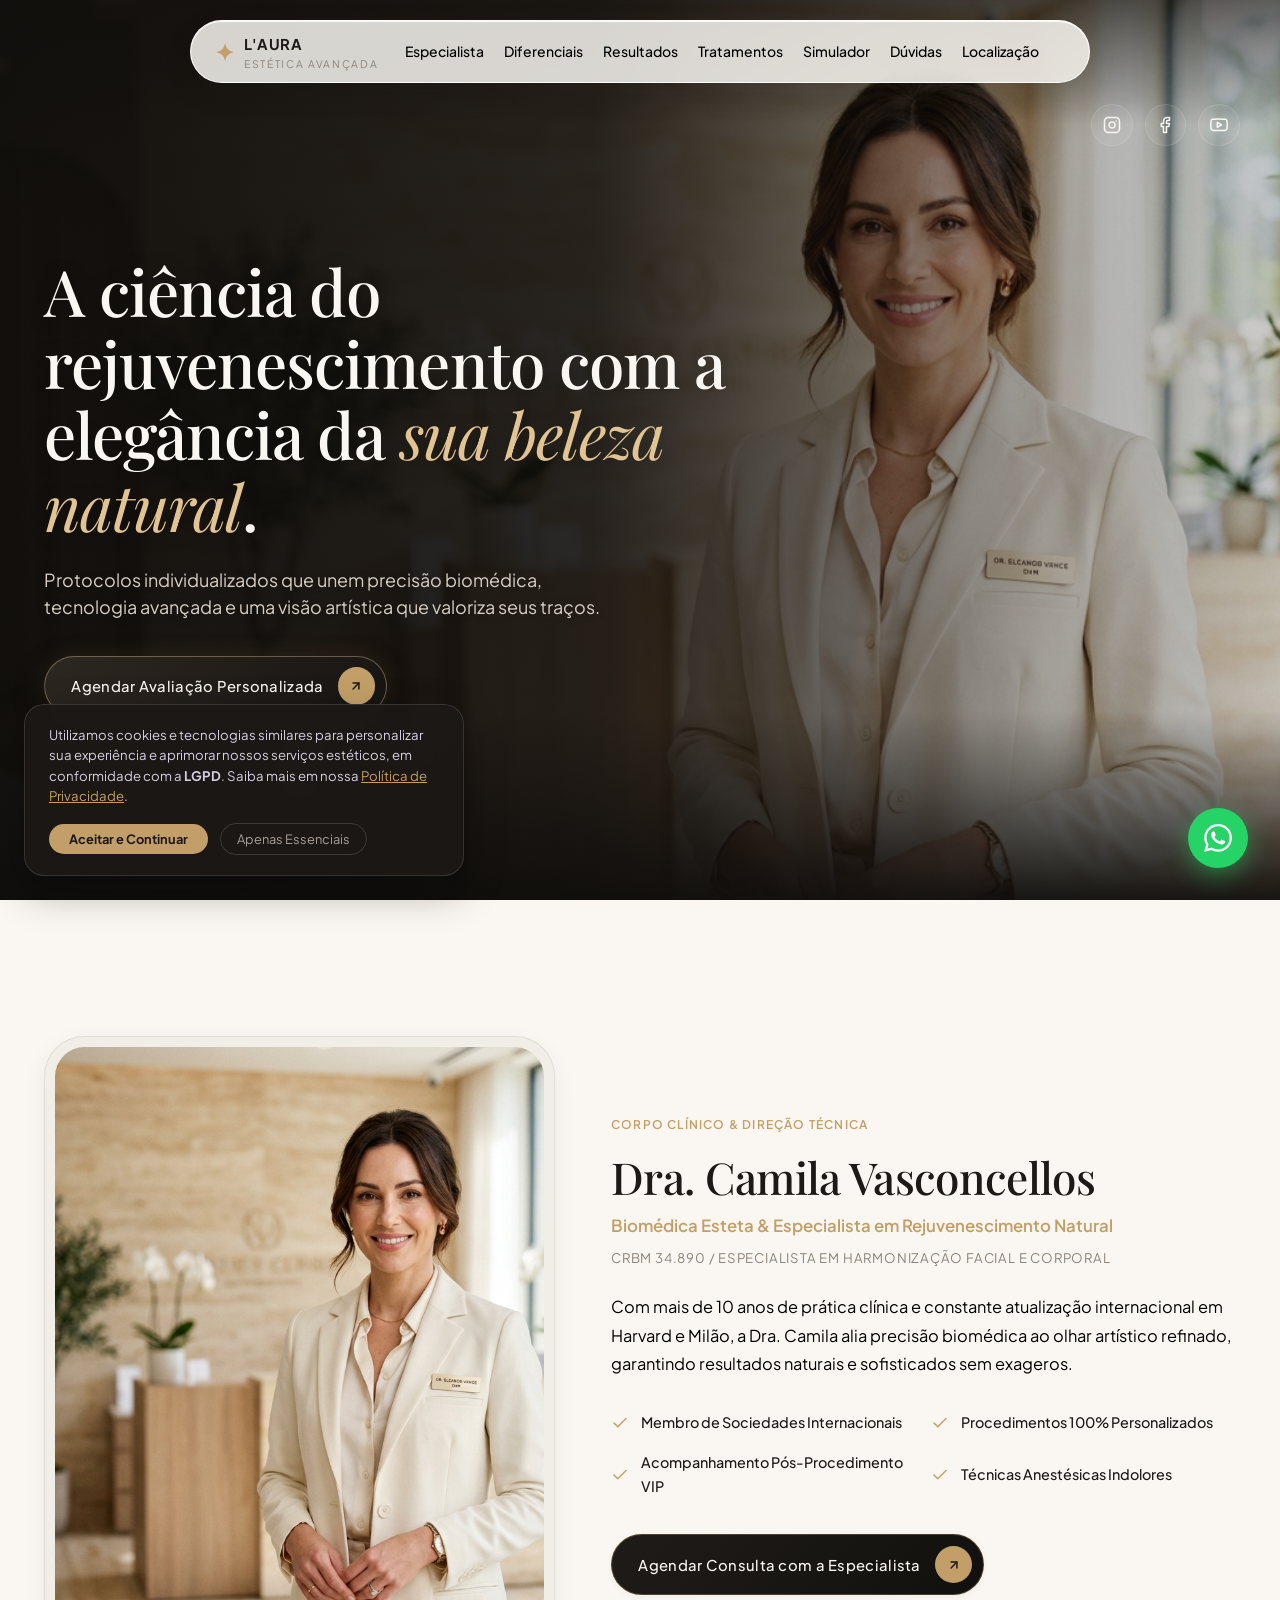
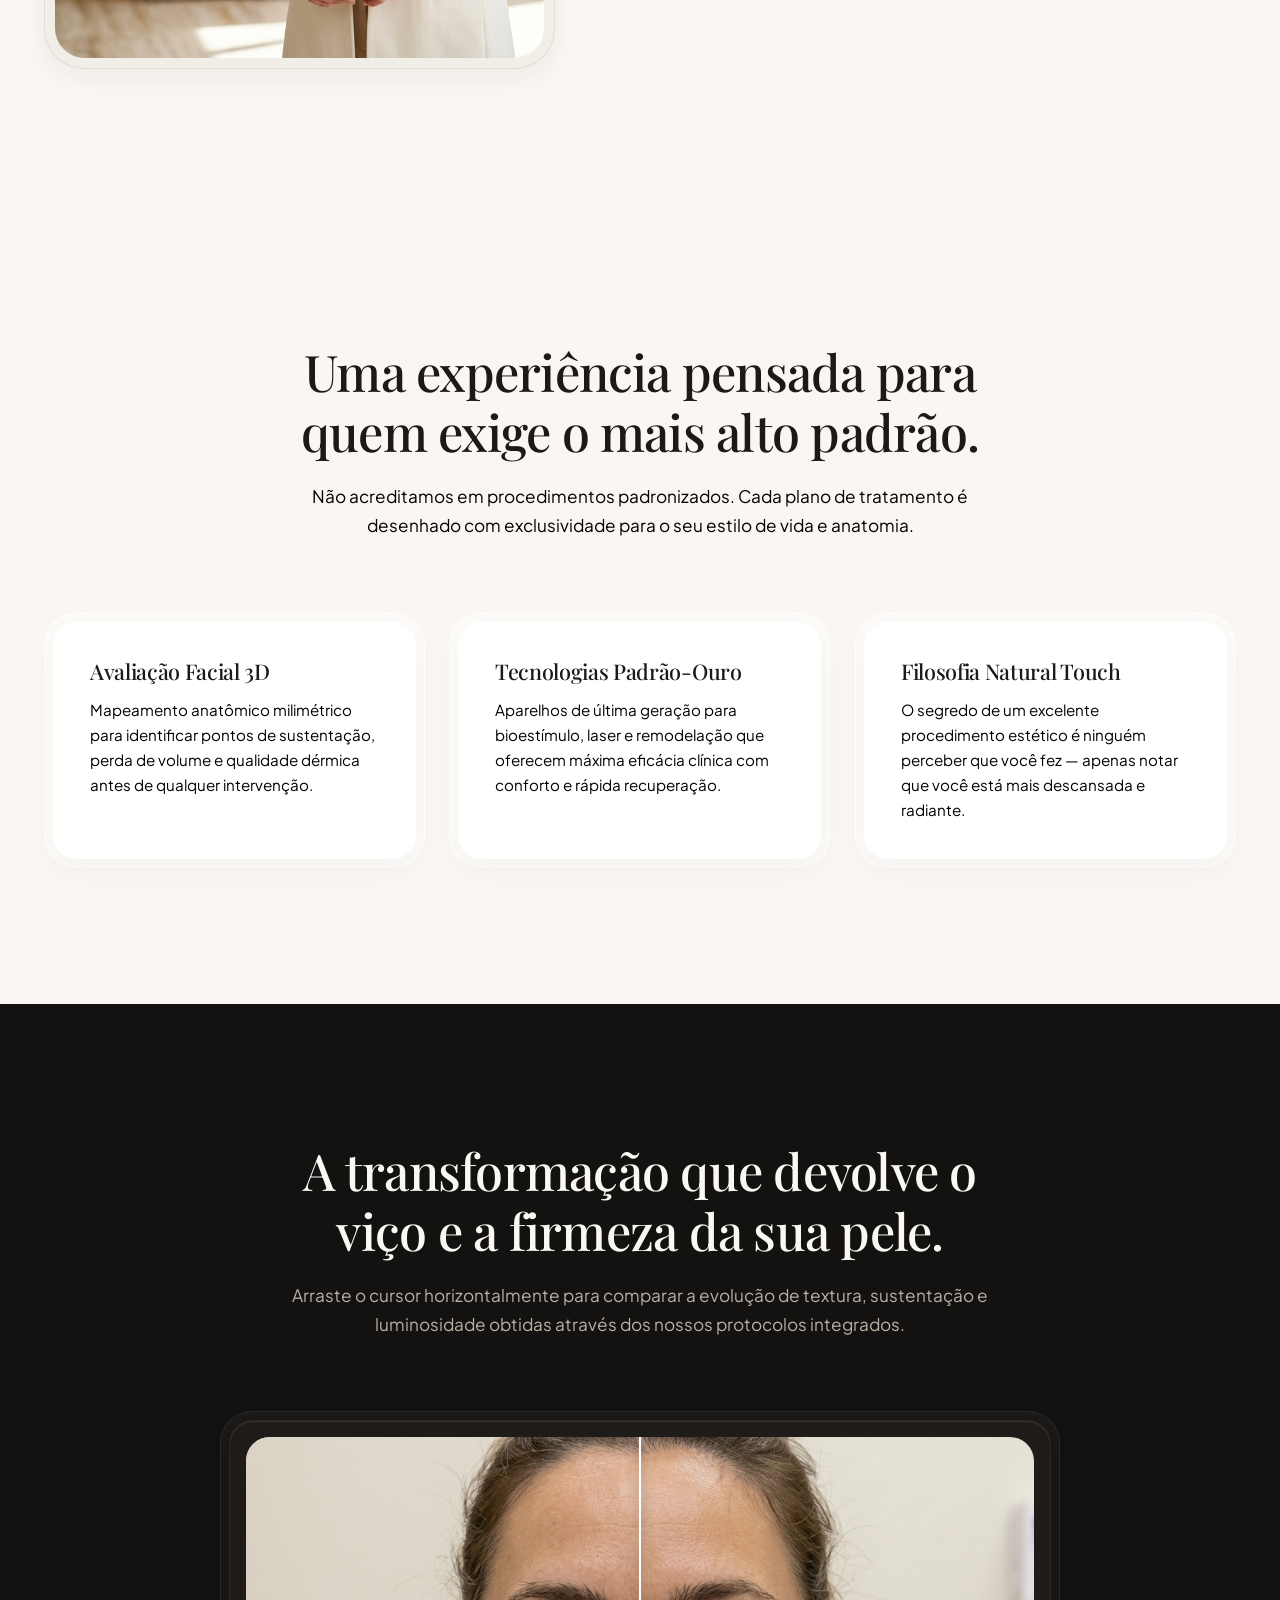
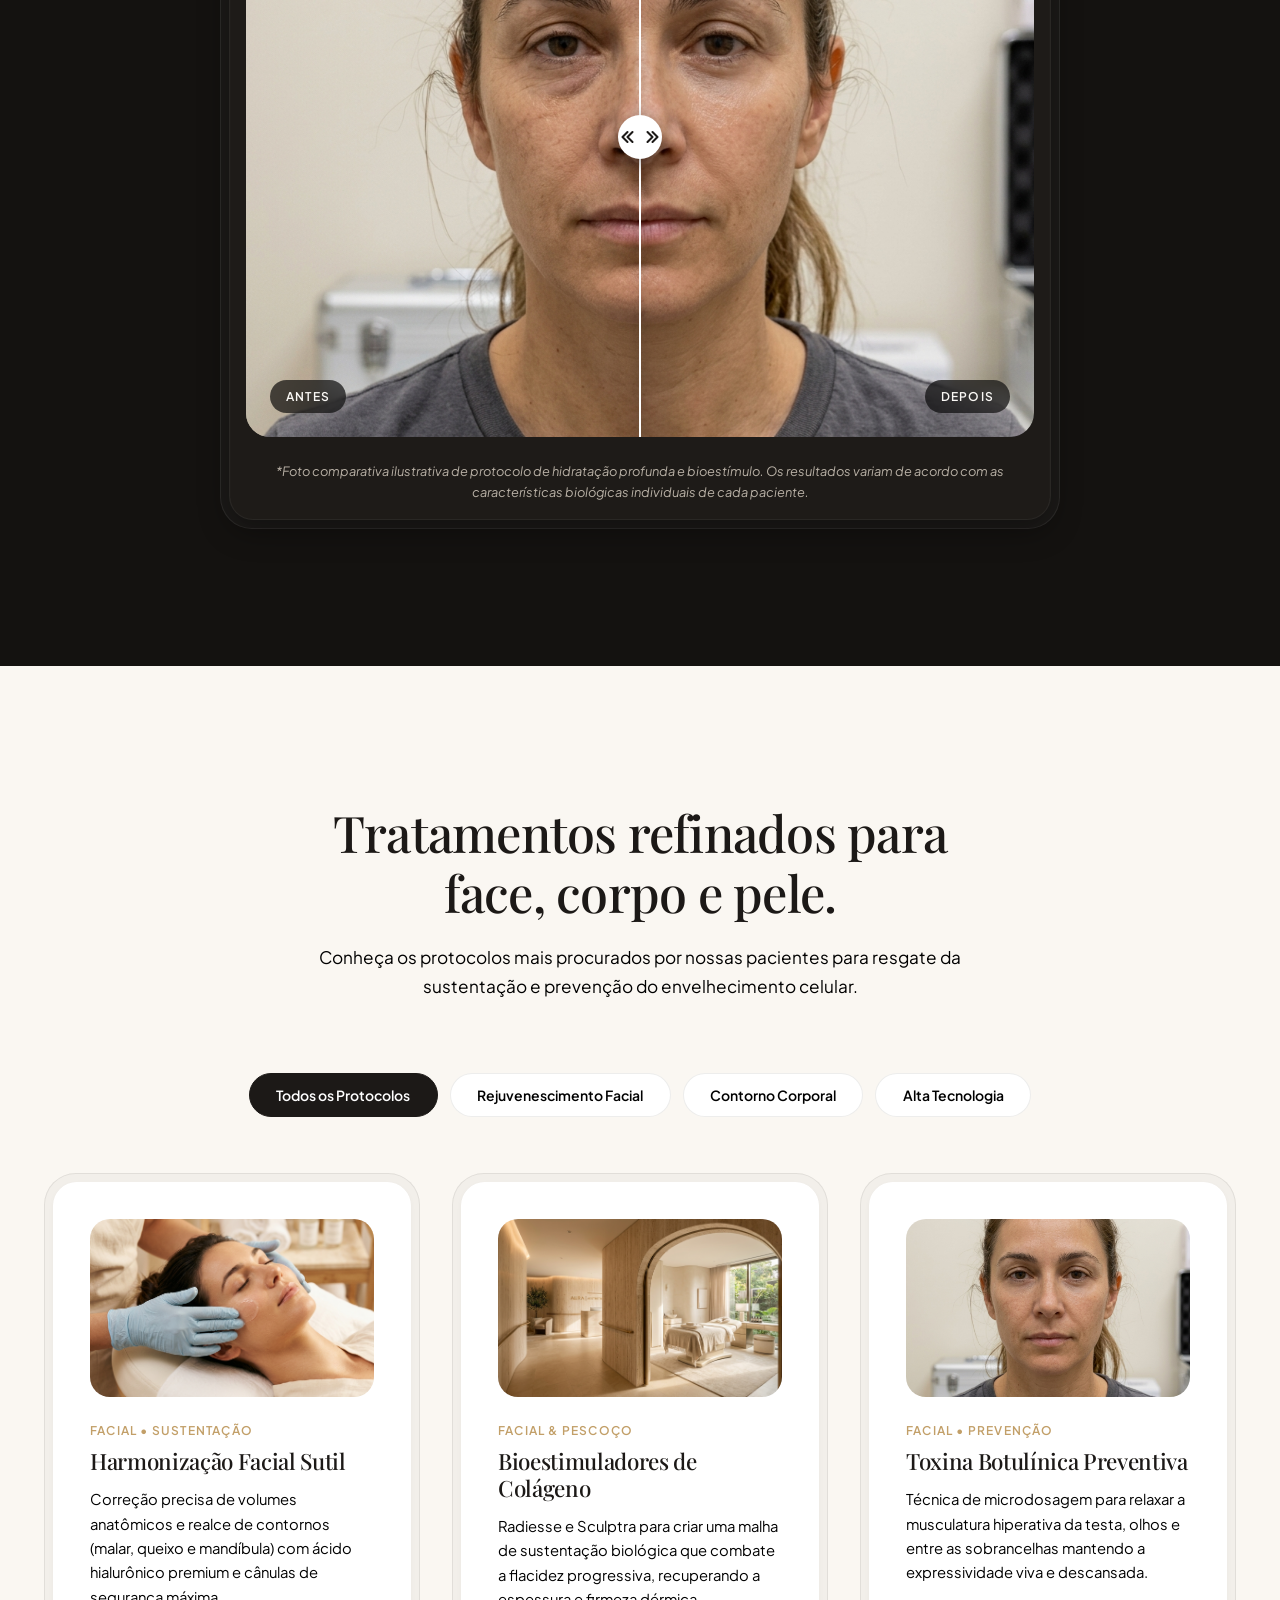
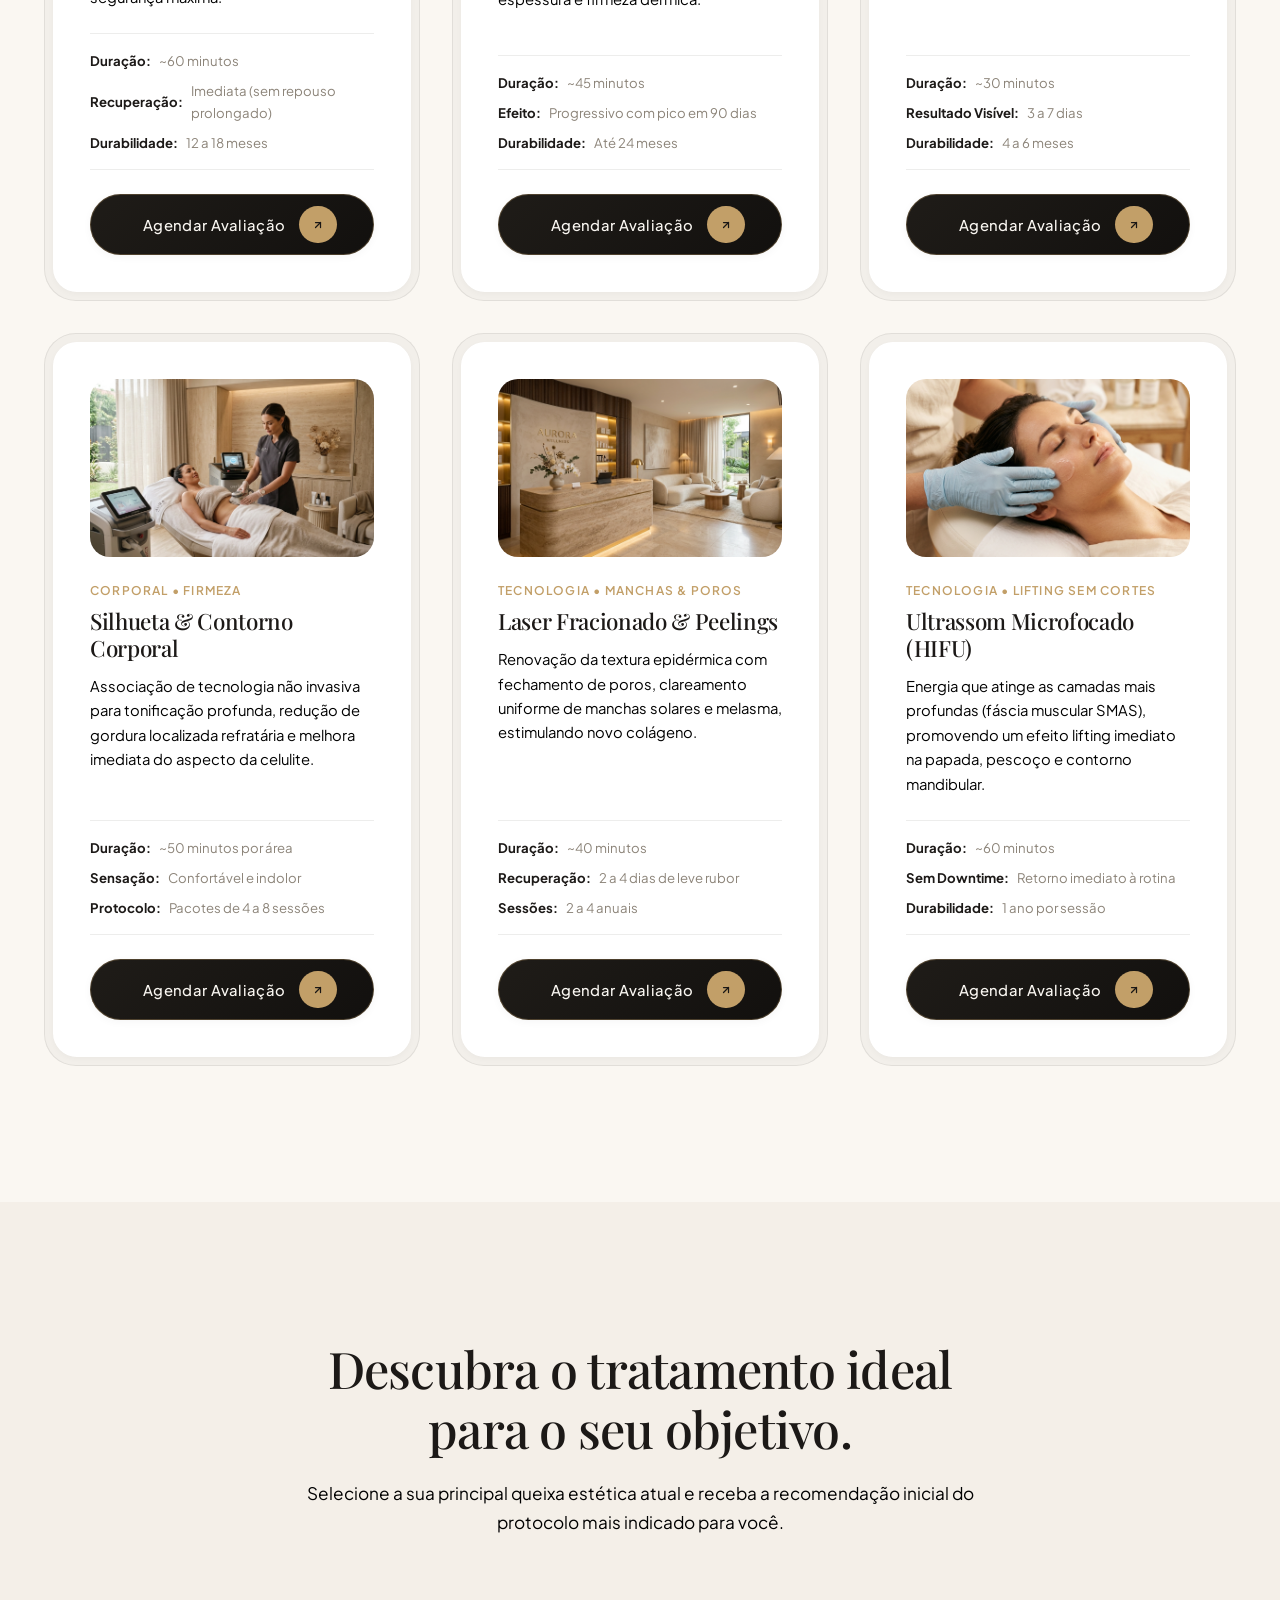
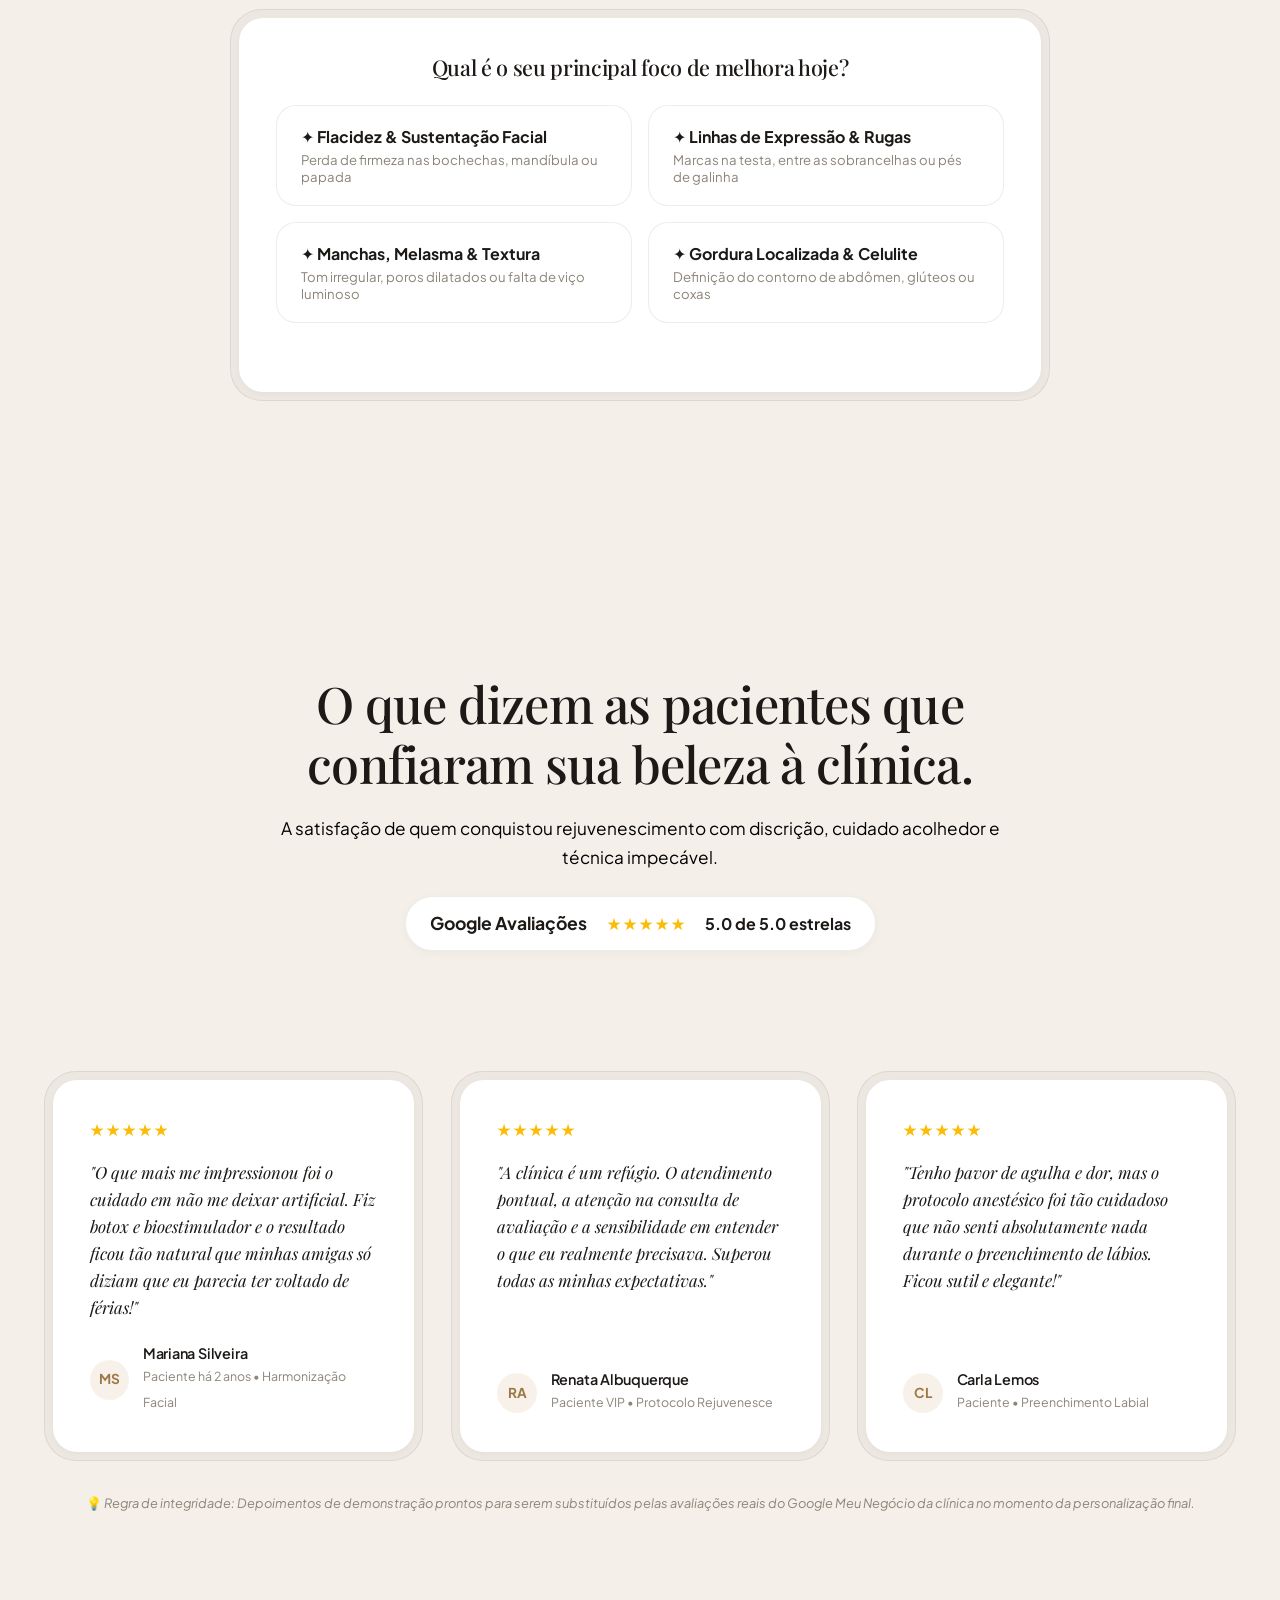
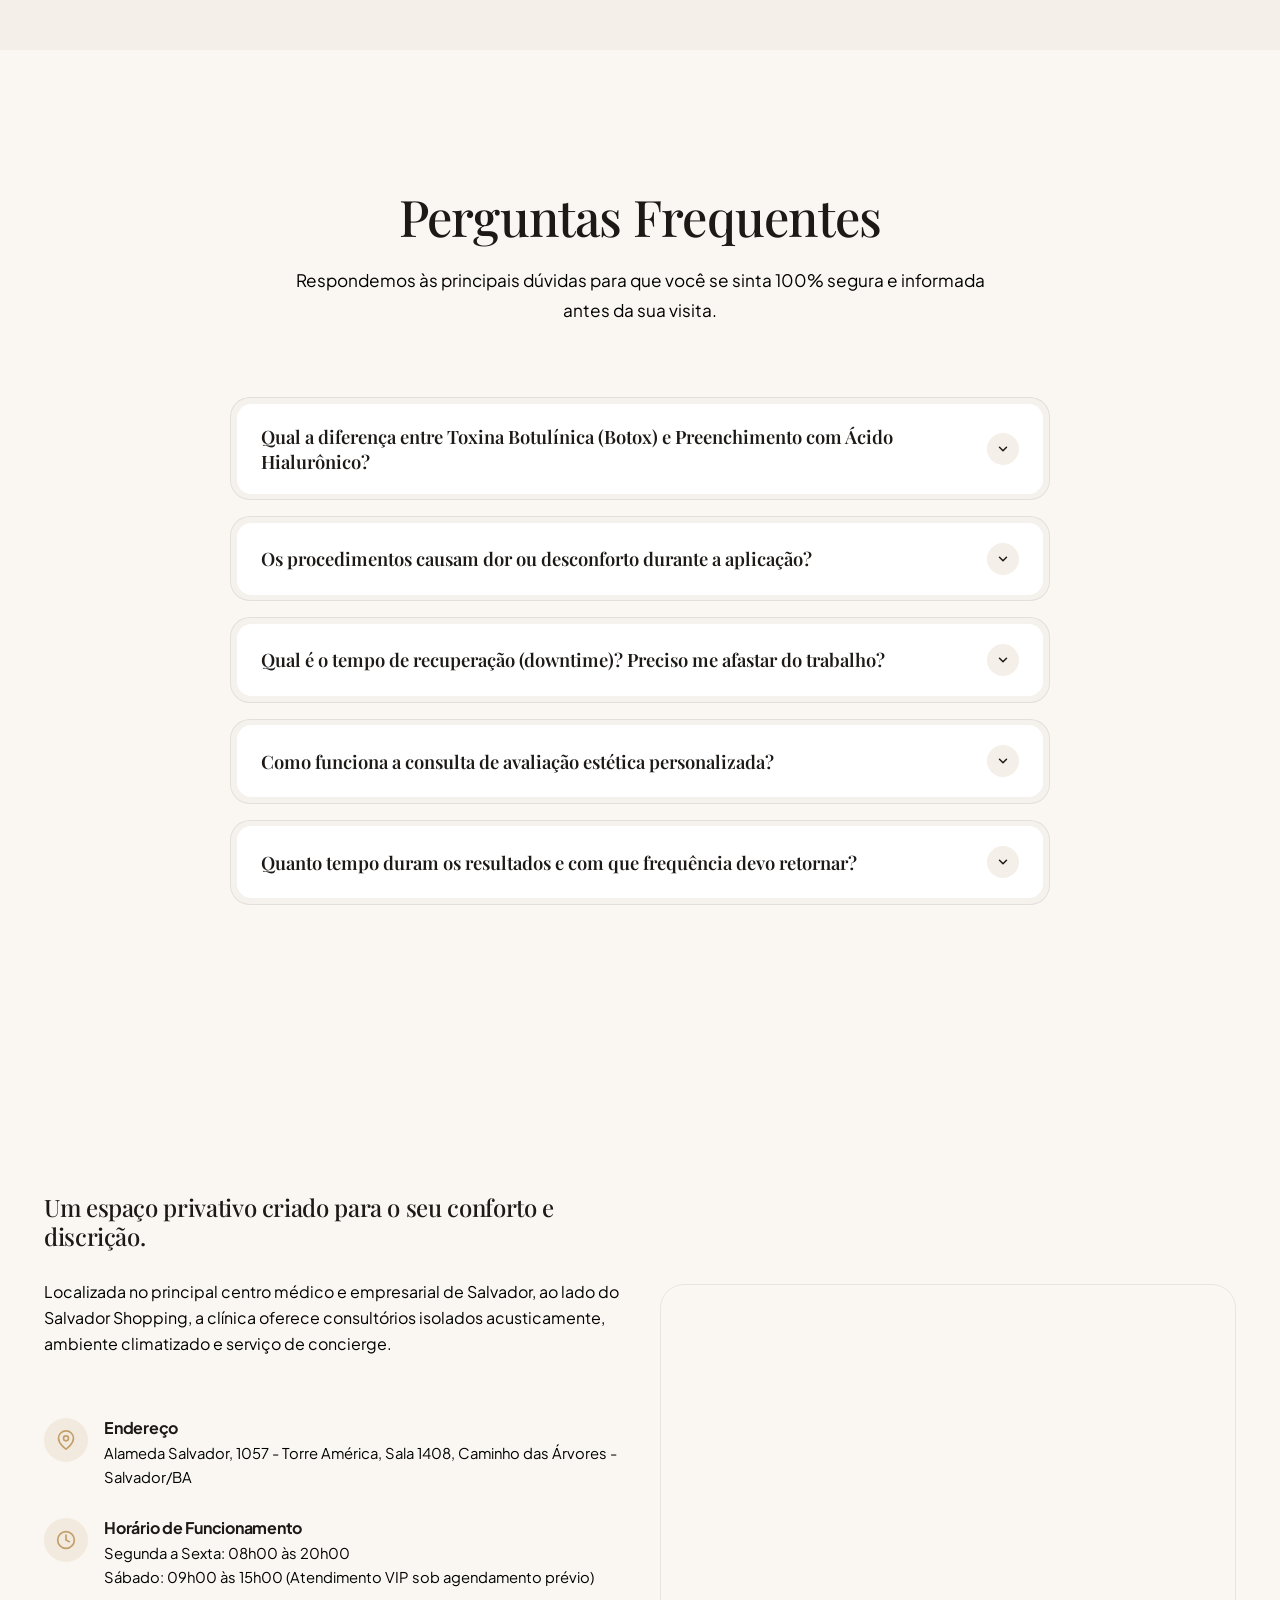
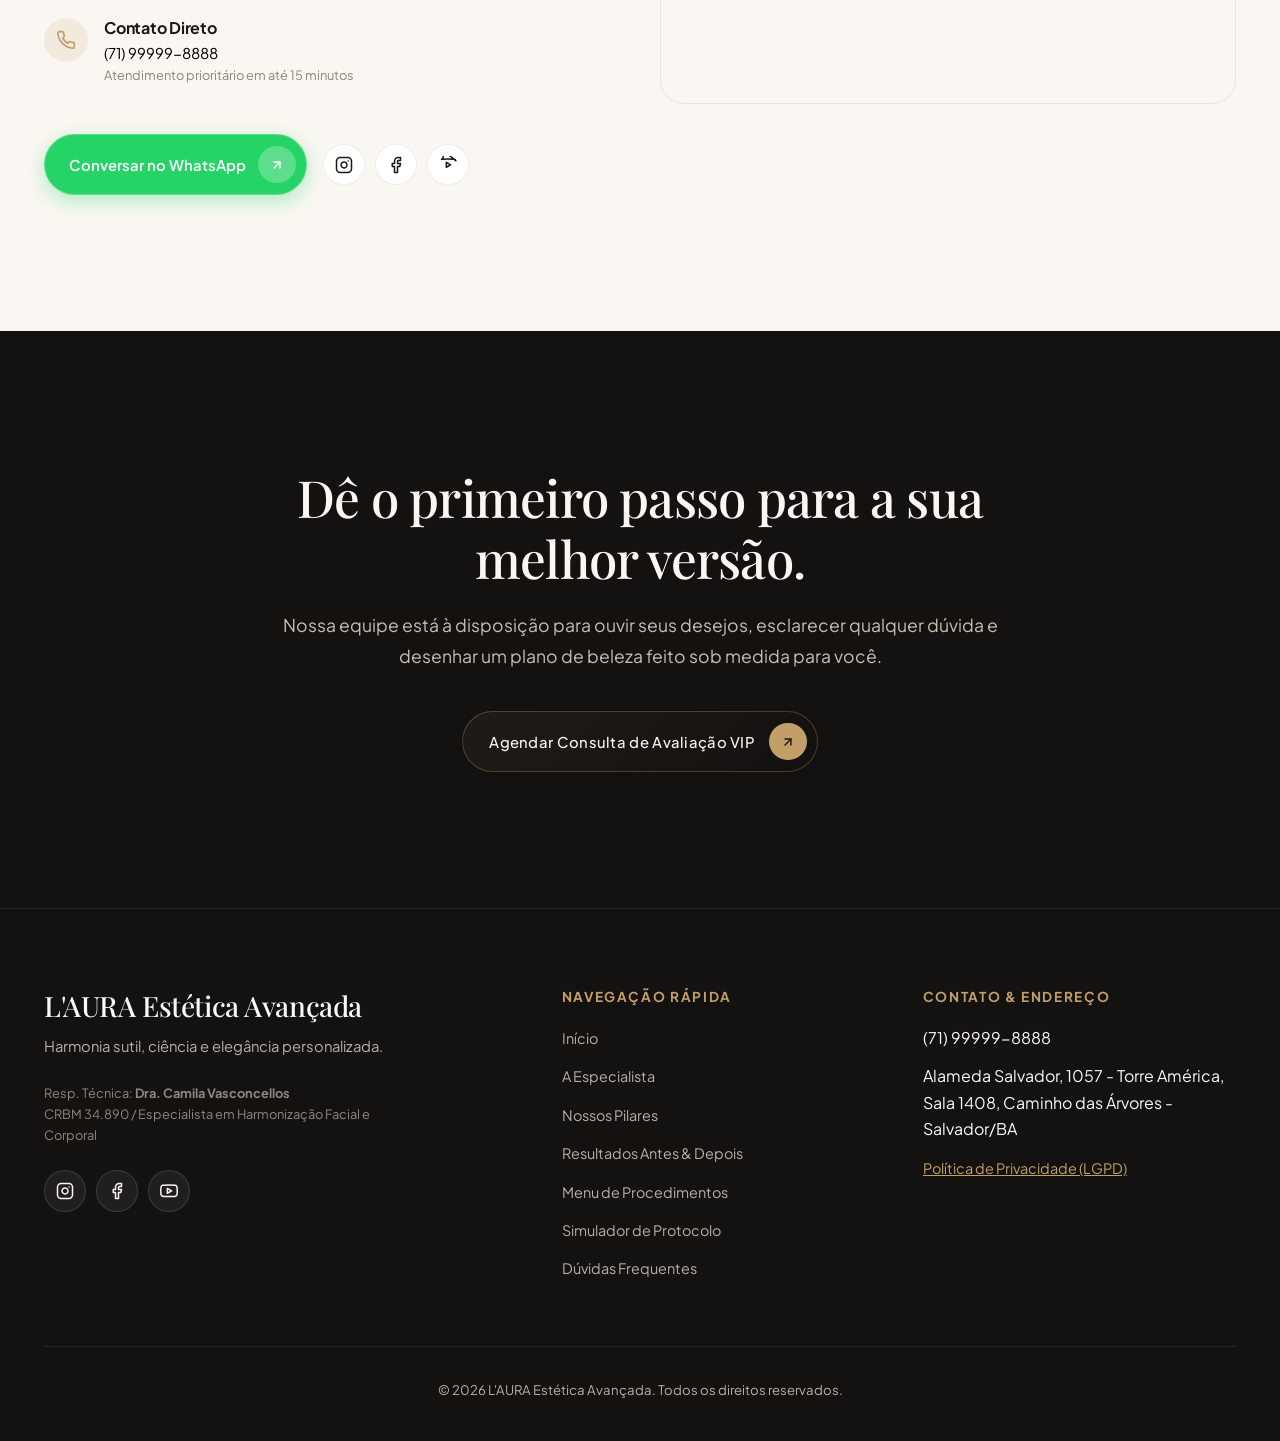
<file: index.html>
<!DOCTYPE html>
<html lang="pt-BR">
<head>
  <meta charset="UTF-8">
  <meta name="viewport" content="width=device-width, initial-scale=1.0">
  <title>L'AURA Estética Avançada | Harmonização e Rejuvenescimento Natural</title>
  
  <!-- Meta SEO Essencial -->
  <meta name="description" content="Clínica de estética avançada e rejuvenescimento de alto padrão. Tratamentos faciais, corporais e tecnologia de ponta com foco na sua beleza natural.">
  <meta name="keywords" content="clínica de estética, rejuvenescimento facial, harmonização facial, botox, bioestimulador de colágeno, estética avançada">
  <meta name="robots" content="index, follow">
  <link rel="canonical" href="https://lauraestetica.com.br/">

  <!-- Open Graph / Redes Sociais -->
  <meta property="og:locale" content="pt_BR">
  <meta property="og:type" content="website">
  <meta property="og:title" content="L'AURA Estética Avançada | Rejuvenescimento & Beleza Natural">
  <meta property="og:description" content="Clínica de estética avançada e rejuvenescimento de alto padrão. Tratamentos faciais, corporais e tecnologia de ponta com foco na sua beleza natural.">
  <meta property="og:image" content="assets/images/og-image.jpg">
  <meta property="og:url" content="https://lauraestetica.com.br/">
  <meta property="og:site_name" content="L'AURA Estética Avançada">

  <!-- Twitter Cards -->
  <meta name="twitter:card" content="summary_large_image">
  <meta name="twitter:title" content="L'AURA Estética Avançada">
  <meta name="twitter:description" content="Harmonia sutil, ciência e elegância personalizada em estética médica e avançada.">
  <meta name="twitter:image" content="assets/images/og-image.jpg">

  <!-- Favicon -->
  <link rel="icon" href="data:image/svg+xml,<svg xmlns=%22http://www.w3.org/2000/svg%22 viewBox=%220%22%3E<text y=%2226%22 font-size=%2228%22>✦</text></svg>">

  <!-- Estilos do Projeto -->
  <link rel="stylesheet" href="styles.css">

  <!-- Schema Markup JSON-LD (MedicalBusiness & BeautySalon) -->
  <script type="application/ld+json">
  {
    "@context": "https://schema.org",
    "@type": ["MedicalBusiness", "BeautySalon"],
    "name": "L'AURA Estética Avançada",
    "image": "https://lauraestetica.com.br/assets/images/hero-aesthetic.jpg",
    "description": "Clínica de estética avançada e rejuvenescimento de alto padrão com protocolos personalizados.",
    "telephone": "+55-71-99999-8888",
    "priceRange": "$$$",
    "address": {
      "@type": "PostalAddress",
      "streetAddress": "Alameda Salvador, 1057 - Torre América, Sala 1408",
      "addressLocality": "Salvador",
      "addressRegion": "BA",
      "postalCode": "41820-790",
      "addressCountry": "BR"
    },
    "geo": {
      "@type": "GeoCoordinates",
      "latitude": -12.978735,
      "longitude": -38.455247
    },
    "openingHoursSpecification": [
      {
        "@type": "OpeningHoursSpecification",
        "dayOfWeek": ["Monday", "Tuesday", "Wednesday", "Thursday", "Friday"],
        "opens": "08:00",
        "closes": "20:00"
      },
      {
        "@type": "OpeningHoursSpecification",
        "dayOfWeek": "Saturday",
        "opens": "09:00",
        "closes": "15:00"
      }
    ]
  }
  </script>
</head>
<body>

  <!-- ========================================================================
       FLUID ISLAND NAVIGATION
       ======================================================================== -->
  <header class="nav-header">
    <div class="nav-island-container">
      <a href="#hero" class="nav-brand" aria-label="L'AURA Home">
        <span class="brand-monogram">✦</span>
        <div>
          <span class="brand-name" data-config="shortName">L'AURA</span>
          <span class="brand-tag">Estética Avançada</span>
        </div>
      </a>

      <nav aria-label="Navegação Principal">
        <ul class="nav-menu-links">
          <li><a href="#especialista" class="nav-link">Especialista</a></li>
          <li><a href="#diferenciais" class="nav-link">Diferenciais</a></li>
          <li><a href="#resultados" class="nav-link">Resultados</a></li>
          <li><a href="#tratamentos" class="nav-link">Tratamentos</a></li>
          <li><a href="#simulador" class="nav-link">Simulador</a></li>
          <li><a href="#faq" class="nav-link">Dúvidas</a></li>
          <li><a href="#contato" class="nav-link">Localização</a></li>
        </ul>
      </nav>

      <div class="nav-actions">
        <button class="nav-hamburger" id="navHamburger" aria-label="Abrir Menu Mobile">
          <span></span>
          <span></span>
        </button>
      </div>
    </div>
  </header>

  <!-- Mobile Screen-Filling Overlay -->
  <div class="mobile-nav-overlay" id="mobileNavOverlay">
    <ul class="mobile-nav-list">
      <li><a href="#especialista" class="mobile-nav-link">Especialista</a></li>
      <li><a href="#diferenciais" class="mobile-nav-link">Diferenciais</a></li>
      <li><a href="#resultados" class="mobile-nav-link">Resultados</a></li>
      <li><a href="#tratamentos" class="mobile-nav-link">Tratamentos</a></li>
      <li><a href="#simulador" class="mobile-nav-link">Simulador</a></li>
      <li><a href="#depoimentos" class="mobile-nav-link">Depoimentos</a></li>
      <li><a href="#faq" class="mobile-nav-link">Dúvidas Frequentes</a></li>
      <li><a href="#contato" class="mobile-nav-link">Localização</a></li>
    </ul>

    <div class="social-links-row">
      <a href="https://instagram.com" class="social-icon-btn" data-social="instagram" aria-label="Instagram da clínica" target="_blank" rel="noopener noreferrer">
        <svg width="18" height="18" viewBox="0 0 24 24" fill="none" stroke="currentColor" stroke-width="2" stroke-linecap="round" stroke-linejoin="round">
          <rect x="2" y="2" width="20" height="20" rx="5" ry="5"></rect>
          <path d="M16 11.37A4 4 0 1 1 12.63 8 4 4 0 0 1 16 11.37z"></path>
          <line x1="17.5" y1="6.5" x2="17.51" y2="6.5"></line>
        </svg>
      </a>
      <a href="https://facebook.com" class="social-icon-btn" data-social="facebook" aria-label="Facebook da clínica" target="_blank" rel="noopener noreferrer">
        <svg width="18" height="18" viewBox="0 0 24 24" fill="none" stroke="currentColor" stroke-width="2" stroke-linecap="round" stroke-linejoin="round">
          <path d="M18 2h-3a5 5 0 0 0-5 5v3H7v4h3v8h4v-8h3l1-4h-4V7a1 1 0 0 1 1-1h3z"></path>
        </svg>
      </a>
      <a href="https://youtube.com" class="social-icon-btn" data-social="youtube" aria-label="YouTube da clínica" target="_blank" rel="noopener noreferrer">
        <svg width="18" height="18" viewBox="0 0 24 24" fill="none" stroke="currentColor" stroke-width="2" stroke-linecap="round" stroke-linejoin="round">
          <path d="M22.54 6.42a2.78 2.78 0 0 0-1.94-2C18.88 4 12 4 12 4s-6.88 0-8.6.46a2.78 2.78 0 0 0-1.94 2A29 29 0 0 0 1 11.75a29 29 0 0 0 .46 5.33A2.78 2.78 0 0 0 3.4 19c1.72.46 8.6.46 8.6.46s6.88 0 8.6-.46a2.78 2.78 0 0 0 1.94-2 29 29 0 0 0 .46-5.25 29 29 0 0 0-.46-5.33z"></path>
          <polygon points="9.75 15.02 15.5 11.75 9.75 8.48 9.75 15.02"></polygon>
        </svg>
      </a>
    </div>
  </div>

  <main>
    <!-- ======================================================================
         HERO SECTION (EDITORIAL SPLIT & HIGH CONVERSION)
         ====================================================================== -->
    <section class="hero-section" id="hero">
      <!-- Redes Sociais no Canto Superior Direito (Desktop) -->
      <div class="hero-top-social reveal-on-scroll">
        <a href="https://instagram.com" class="social-icon-btn" data-social="instagram" aria-label="Instagram da clínica" target="_blank" rel="noopener noreferrer">
          <svg width="18" height="18" viewBox="0 0 24 24" fill="none" stroke="currentColor" stroke-width="2" stroke-linecap="round" stroke-linejoin="round">
            <rect x="2" y="2" width="20" height="20" rx="5" ry="5"></rect>
            <path d="M16 11.37A4 4 0 1 1 12.63 8 4 4 0 0 1 16 11.37z"></path>
            <line x1="17.5" y1="6.5" x2="17.51" y2="6.5"></line>
          </svg>
        </a>
        <a href="https://facebook.com" class="social-icon-btn" data-social="facebook" aria-label="Facebook da clínica" target="_blank" rel="noopener noreferrer">
          <svg width="18" height="18" viewBox="0 0 24 24" fill="none" stroke="currentColor" stroke-width="2" stroke-linecap="round" stroke-linejoin="round">
            <path d="M18 2h-3a5 5 0 0 0-5 5v3H7v4h3v8h4v-8h3l1-4h-4V7a1 1 0 0 1 1-1h3z"></path>
          </svg>
        </a>
        <a href="https://youtube.com" class="social-icon-btn" data-social="youtube" aria-label="YouTube da clínica" target="_blank" rel="noopener noreferrer">
          <svg width="18" height="18" viewBox="0 0 24 24" fill="none" stroke="currentColor" stroke-width="2" stroke-linecap="round" stroke-linejoin="round">
            <path d="M22.54 6.42a2.78 2.78 0 0 0-1.94-2C18.88 4 12 4 12 4s-6.88 0-8.6.46a2.78 2.78 0 0 0-1.94 2A29 29 0 0 0 1 11.75a29 29 0 0 0 .46 5.33A2.78 2.78 0 0 0 3.4 19c1.72.46 8.6.46 8.6.46s6.88 0 8.6-.46a2.78 2.78 0 0 0 1.94-2 29 29 0 0 0 .46-5.25 29 29 0 0 0-.46-5.33z"></path>
            <polygon points="9.75 15.02 15.5 11.75 9.75 8.48 9.75 15.02"></polygon>
          </svg>
        </a>
      </div>
      <div class="container">
        <div class="hero-grid">
          
          <!-- Foto da Especialista no Topo (Mobile, sem quadro, integrada sobre a head) -->
          <div class="hero-mobile-specialist reveal-on-scroll">
            <img src="assets/images/specialist.jpg" alt="Dra. Camila Vasconcellos - Especialista Técnica L'AURA" width="600" height="750" class="hero-mobile-photo" loading="eager" fetchpriority="high">
          </div>

          <div class="hero-copy reveal-on-scroll">
            <h1>A ciência do rejuvenescimento com a elegância da <em>sua beleza natural</em>.</h1>
            <p class="hero-description">
              Protocolos individualizados que unem precisão biomédica, tecnologia avançada e uma visão artística que valoriza seus traços.
            </p>

            <div class="hero-cta-group">
              <button class="btn-primary" data-action="open-modal-booking">
                <span>Agendar Avaliação Personalizada</span>
                <span class="btn-trailing-icon">
                  <svg width="14" height="14" viewBox="0 0 24 24" fill="none" stroke="currentColor" stroke-width="2.5" stroke-linecap="round" stroke-linejoin="round">
                    <line x1="7" y1="17" x2="17" y2="7"></line>
                    <polyline points="7 7 17 7 17 17"></polyline>
                  </svg>
                </span>
              </button>
            </div>
          </div>

        </div>
      </div>
    </section>

    <!-- ======================================================================
         ESPECIALISTA / AUTORIDADE TÉCNICA (SEGUNDA SEÇÃO)
         ====================================================================== -->
    <section class="section-spacing" id="especialista">
      <div class="container">
        <div class="specialist-grid">
          
          <div class="specialist-media reveal-on-scroll">
            <div class="specialist-image-outer">
              <div class="specialist-image-inner">
                <img src="assets/images/specialist.jpg" alt="Foto da especialista técnica responsável pela clínica L'AURA" width="800" height="1000" loading="lazy">
              </div>
            </div>
          </div>

          <div class="specialist-content reveal-on-scroll">
            <span class="treatment-tag" style="margin-bottom: 1rem; display: inline-block;">Corpo Clínico & Direção Técnica</span>
            <h2 class="specialist-name" data-config="specialistName">Dra. Camila Vasconcellos</h2>
            <div class="specialist-title" data-config="specialistTitle">Biomédica Esteta & Especialista em Rejuvenescimento Natural</div>
            <div class="specialist-reg" data-config="specialistReg">CRBM 34.890 / Especialista em Harmonização Facial e Corporal</div>

            <p class="specialist-bio" data-config="specialistBio">
              Com mais de 10 anos de prática clínica e constante atualização internacional em Harvard e Milão, a Dra. Camila alia precisão biomédica ao olhar artístico refinado, garantindo resultados naturais e sofisticados sem exageros.
            </p>

            <ul class="credentials-list">
              <li class="credential-item">
                <svg width="18" height="18" viewBox="0 0 24 24" fill="none" stroke="currentColor" stroke-width="2" stroke-linecap="round" stroke-linejoin="round">
                  <polyline points="20 6 9 17 4 12"></polyline>
                </svg>
                <span>Membro de Sociedades Internacionais</span>
              </li>
              <li class="credential-item">
                <svg width="18" height="18" viewBox="0 0 24 24" fill="none" stroke="currentColor" stroke-width="2" stroke-linecap="round" stroke-linejoin="round">
                  <polyline points="20 6 9 17 4 12"></polyline>
                </svg>
                <span>Procedimentos 100% Personalizados</span>
              </li>
              <li class="credential-item">
                <svg width="18" height="18" viewBox="0 0 24 24" fill="none" stroke="currentColor" stroke-width="2" stroke-linecap="round" stroke-linejoin="round">
                  <polyline points="20 6 9 17 4 12"></polyline>
                </svg>
                <span>Acompanhamento Pós-Procedimento VIP</span>
              </li>
              <li class="credential-item">
                <svg width="18" height="18" viewBox="0 0 24 24" fill="none" stroke="currentColor" stroke-width="2" stroke-linecap="round" stroke-linejoin="round">
                  <polyline points="20 6 9 17 4 12"></polyline>
                </svg>
                <span>Técnicas Anestésicas Indolores</span>
              </li>
            </ul>

            <button class="btn-primary" data-action="open-modal-booking">
              <span>Agendar Consulta com a Especialista</span>
              <span class="btn-trailing-icon">
                <svg width="14" height="14" viewBox="0 0 24 24" fill="none" stroke="currentColor" stroke-width="2.5" stroke-linecap="round" stroke-linejoin="round">
                  <line x1="7" y1="17" x2="17" y2="7"></line>
                  <polyline points="7 7 17 7 17 17"></polyline>
                </svg>
              </span>
            </button>
          </div>

        </div>
      </div>
    </section>

    <!-- ======================================================================
         DIFERENCIAIS (BENTO GRID COM DOUBLE-BEZEL)
         ====================================================================== -->
    <section class="section-spacing" id="diferenciais">
      <div class="container">
        <div class="section-header reveal-on-scroll">

          <h2>Uma experiência pensada para quem exige o mais alto padrão.</h2>
          <p>Não acreditamos em procedimentos padronizados. Cada plano de tratamento é desenhado com exclusividade para o seu estilo de vida e anatomia.</p>
        </div>

        <div class="bento-grid">
          
          <div class="bezel-card-outer reveal-on-scroll">
            <div class="bezel-card-inner">
              <h3 class="bento-title">Avaliação Facial 3D</h3>
              <p class="bento-desc">Mapeamento anatômico milimétrico para identificar pontos de sustentação, perda de volume e qualidade dérmica antes de qualquer intervenção.</p>
            </div>
          </div>

          <div class="bezel-card-outer reveal-on-scroll">
            <div class="bezel-card-inner">
              <h3 class="bento-title">Tecnologias Padrão-Ouro</h3>
              <p class="bento-desc">Aparelhos de última geração para bioestímulo, laser e remodelação que oferecem máxima eficácia clínica com conforto e rápida recuperação.</p>
            </div>
          </div>

          <div class="bezel-card-outer reveal-on-scroll">
            <div class="bezel-card-inner">
              <h3 class="bento-title">Filosofia Natural Touch</h3>
              <p class="bento-desc">O segredo de um excelente procedimento estético é ninguém perceber que você fez — apenas notar que você está mais descansada e radiante.</p>
            </div>
          </div>

        </div>
      </div>
    </section>

    <!-- ======================================================================
         SLIDER INTERATIVO ANTES & DEPOIS (PRECISÃO E RESULTADOS)
         ====================================================================== -->
    <section class="section-spacing comparison-section" id="resultados">
      <div class="container">
        <div class="section-header comparison-header reveal-on-scroll">

          <h2>A transformação que devolve o viço e a firmeza da sua pele.</h2>
          <p>Arraste o cursor horizontalmente para comparar a evolução de textura, sustentação e luminosidade obtidas através dos nossos protocolos integrados.</p>
        </div>

        <div class="comparison-card-wrapper reveal-on-scroll">
          <div class="bezel-dark-outer">
            <div class="bezel-dark-inner" style="padding: 1rem;">
              
              <div class="comparison-slider-container" id="comparisonContainer">
                <!-- Imagem DEPOIS (Base fixa) -->
                <img src="assets/images/skin-after.jpg" alt="Resultado pós-procedimento com pele rejuvenescida e viçosa" class="comparison-image image-after">
                
                <!-- Imagem ANTES (Revelada por recorte) -->
                <div class="comparison-overlay-clip" id="comparisonOverlayClip">
                  <img src="assets/images/skin-before.jpg" alt="Condição pré-procedimento com linhas de expressão e cansaço" class="comparison-image image-before">
                </div>

                <!-- Divisor e Alça de Arrasto -->
                <div class="comparison-divider-line" id="comparisonDividerLine"></div>
                <div class="comparison-handle" id="comparisonHandle" aria-label="Alça do comparador antes e depois">
                  <svg width="20" height="20" viewBox="0 0 24 24" fill="none" stroke="currentColor" stroke-width="2.5" stroke-linecap="round" stroke-linejoin="round">
                    <polyline points="15 18 9 12 15 6"></polyline>
                    <polyline points="9 18 3 12 9 6"></polyline>
                  </svg>
                  <svg width="20" height="20" viewBox="0 0 24 24" fill="none" stroke="currentColor" stroke-width="2.5" stroke-linecap="round" stroke-linejoin="round">
                    <polyline points="9 18 15 12 9 6"></polyline>
                    <polyline points="15 18 21 12 15 6"></polyline>
                  </svg>
                </div>

                <!-- Selos de Antes e Depois -->
                <span class="comparison-badge badge-before">Antes</span>
                <span class="comparison-badge badge-after">Depois</span>
              </div>

              <p class="comparison-note">
                *Foto comparativa ilustrativa de protocolo de hidratação profunda e bioestímulo. Os resultados variam de acordo com as características biológicas individuais de cada paciente.
              </p>
            </div>
          </div>
        </div>

      </div>
    </section>

    <!-- ======================================================================
         TRATAMENTOS E PROTOCOLOS (COM ABAS E DOUBLE-BEZEL)
         ====================================================================== -->
    <section class="section-spacing" id="tratamentos">
      <div class="container">
        <div class="section-header reveal-on-scroll">

          <h2>Tratamentos refinados para face, corpo e pele.</h2>
          <p>Conheça os protocolos mais procurados por nossas pacientes para resgate da sustentação e prevenção do envelhecimento celular.</p>
        </div>

        <!-- Abas de Navegação -->
        <div class="treatments-tabs reveal-on-scroll">
          <button class="tab-btn is-active" data-category="all">Todos os Protocolos</button>
          <button class="tab-btn" data-category="facial">Rejuvenescimento Facial</button>
          <button class="tab-btn" data-category="corporal">Contorno Corporal</button>
          <button class="tab-btn" data-category="tecnologias">Alta Tecnologia</button>
        </div>

        <!-- Grid de Cards de Tratamentos -->
        <div class="treatments-grid">
          
          <!-- Card 1: Rejuvenescimento Facial -->
          <div class="bezel-card-outer treatment-card reveal-on-scroll" data-category="facial">
            <div class="bezel-card-inner">
              <div class="treatment-card-media">
                <img src="assets/images/treatment-face.jpg" alt="Sessão de rejuvenescimento facial e cuidados de pele" width="600" height="375" loading="lazy">
              </div>
              <span class="treatment-tag">Facial • Sustentação</span>
              <h3 class="treatment-title">Harmonização Facial Sutil</h3>
              <p class="treatment-description">
                Correção precisa de volumes anatômicos e realce de contornos (malar, queixo e mandíbula) com ácido hialurônico premium e cânulas de segurança máxima.
              </p>
              <div class="treatment-specs">
                <span><strong>Duração:</strong> ~60 minutos</span>
                <span><strong>Recuperação:</strong> Imediata (sem repouso prolongado)</span>
                <span><strong>Durabilidade:</strong> 12 a 18 meses</span>
              </div>
              <button class="btn-primary" data-action="open-modal-booking">
                <span>Agendar Avaliação</span>
                <span class="btn-trailing-icon">
                  <svg width="12" height="12" viewBox="0 0 24 24" fill="none" stroke="currentColor" stroke-width="2.5" stroke-linecap="round" stroke-linejoin="round">
                    <line x1="7" y1="17" x2="17" y2="7"></line>
                    <polyline points="7 7 17 7 17 17"></polyline>
                  </svg>
                </span>
              </button>
            </div>
          </div>

          <!-- Card 2: Bioestimuladores de Colágeno -->
          <div class="bezel-card-outer treatment-card reveal-on-scroll" data-category="facial">
            <div class="bezel-card-inner">
              <div class="treatment-card-media">
                <img src="assets/images/hero-aesthetic.jpg" alt="Sala de aplicação de bioestimulador de colágeno" width="600" height="375" loading="lazy">
              </div>
              <span class="treatment-tag">Facial & Pescoço</span>
              <h3 class="treatment-title">Bioestimuladores de Colágeno</h3>
              <p class="treatment-description">
                Radiesse e Sculptra para criar uma malha de sustentação biológica que combate a flacidez progressiva, recuperando a espessura e firmeza dérmica.
              </p>
              <div class="treatment-specs">
                <span><strong>Duração:</strong> ~45 minutos</span>
                <span><strong>Efeito:</strong> Progressivo com pico em 90 dias</span>
                <span><strong>Durabilidade:</strong> Até 24 meses</span>
              </div>
              <button class="btn-primary" data-action="open-modal-booking">
                <span>Agendar Avaliação</span>
                <span class="btn-trailing-icon">
                  <svg width="12" height="12" viewBox="0 0 24 24" fill="none" stroke="currentColor" stroke-width="2.5" stroke-linecap="round" stroke-linejoin="round">
                    <line x1="7" y1="17" x2="17" y2="7"></line>
                    <polyline points="7 7 17 7 17 17"></polyline>
                  </svg>
                </span>
              </button>
            </div>
          </div>

          <!-- Card 3: Toxina Botulínica Preventiva -->
          <div class="bezel-card-outer treatment-card reveal-on-scroll" data-category="facial">
            <div class="bezel-card-inner">
              <div class="treatment-card-media">
                <img src="assets/images/skin-after.jpg" alt="Pele lisa e sem linhas de expressão após aplicação de toxina botulínica" width="600" height="375" loading="lazy">
              </div>
              <span class="treatment-tag">Facial • Prevenção</span>
              <h3 class="treatment-title">Toxina Botulínica Preventiva</h3>
              <p class="treatment-description">
                Técnica de microdosagem para relaxar a musculatura hiperativa da testa, olhos e entre as sobrancelhas mantendo a expressividade viva e descansada.
              </p>
              <div class="treatment-specs">
                <span><strong>Duração:</strong> ~30 minutos</span>
                <span><strong>Resultado Visível:</strong> 3 a 7 dias</span>
                <span><strong>Durabilidade:</strong> 4 a 6 meses</span>
              </div>
              <button class="btn-primary" data-action="open-modal-booking">
                <span>Agendar Avaliação</span>
                <span class="btn-trailing-icon">
                  <svg width="12" height="12" viewBox="0 0 24 24" fill="none" stroke="currentColor" stroke-width="2.5" stroke-linecap="round" stroke-linejoin="round">
                    <line x1="7" y1="17" x2="17" y2="7"></line>
                    <polyline points="7 7 17 7 17 17"></polyline>
                  </svg>
                </span>
              </button>
            </div>
          </div>

          <!-- Card 4: Remodelação Corporal High-Tech -->
          <div class="bezel-card-outer treatment-card reveal-on-scroll" data-category="corporal">
            <div class="bezel-card-inner">
              <div class="treatment-card-media">
                <img src="assets/images/treatment-body.jpg" alt="Sessão de remodelação corporal e contorno estético" width="600" height="375" loading="lazy">
              </div>
              <span class="treatment-tag">Corporal • Firmeza</span>
              <h3 class="treatment-title">Silhueta & Contorno Corporal</h3>
              <p class="treatment-description">
                Associação de tecnologia não invasiva para tonificação profunda, redução de gordura localizada refratária e melhora imediata do aspecto da celulite.
              </p>
              <div class="treatment-specs">
                <span><strong>Duração:</strong> ~50 minutos por área</span>
                <span><strong>Sensação:</strong> Confortável e indolor</span>
                <span><strong>Protocolo:</strong> Pacotes de 4 a 8 sessões</span>
              </div>
              <button class="btn-primary" data-action="open-modal-booking">
                <span>Agendar Avaliação</span>
                <span class="btn-trailing-icon">
                  <svg width="12" height="12" viewBox="0 0 24 24" fill="none" stroke="currentColor" stroke-width="2.5" stroke-linecap="round" stroke-linejoin="round">
                    <line x1="7" y1="17" x2="17" y2="7"></line>
                    <polyline points="7 7 17 7 17 17"></polyline>
                  </svg>
                </span>
              </button>
            </div>
          </div>

          <!-- Card 5: Laser & Rejuvenescimento Térmico -->
          <div class="bezel-card-outer treatment-card reveal-on-scroll" data-category="tecnologias">
            <div class="bezel-card-inner">
              <div class="treatment-card-media">
                <img src="assets/images/clinic-lounge.jpg" alt="Equipamentos tecnológicos em ambiente de clínica VIP" width="600" height="375" loading="lazy">
              </div>
              <span class="treatment-tag">Tecnologia • Manchas & Poros</span>
              <h3 class="treatment-title">Laser Fracionado & Peelings</h3>
              <p class="treatment-description">
                Renovação da textura epidérmica com fechamento de poros, clareamento uniforme de manchas solares e melasma, estimulando novo colágeno.
              </p>
              <div class="treatment-specs">
                <span><strong>Duração:</strong> ~40 minutos</span>
                <span><strong>Recuperação:</strong> 2 a 4 dias de leve rubor</span>
                <span><strong>Sessões:</strong> 2 a 4 anuais</span>
              </div>
              <button class="btn-primary" data-action="open-modal-booking">
                <span>Agendar Avaliação</span>
                <span class="btn-trailing-icon">
                  <svg width="12" height="12" viewBox="0 0 24 24" fill="none" stroke="currentColor" stroke-width="2.5" stroke-linecap="round" stroke-linejoin="round">
                    <line x1="7" y1="17" x2="17" y2="7"></line>
                    <polyline points="7 7 17 7 17 17"></polyline>
                  </svg>
                </span>
              </button>
            </div>
          </div>

          <!-- Card 6: Ultrassom Microfocado -->
          <div class="bezel-card-outer treatment-card reveal-on-scroll" data-category="tecnologias">
            <div class="bezel-card-inner">
              <div class="treatment-card-media">
                <img src="assets/images/treatment-face.jpg" alt="Aplicação de tecnologia de ultrassom microfocado para lifting não cirúrgico" width="600" height="375" loading="lazy">
              </div>
              <span class="treatment-tag">Tecnologia • Lifting Sem Cortes</span>
              <h3 class="treatment-title">Ultrassom Microfocado (HIFU)</h3>
              <p class="treatment-description">
                Energia que atinge as camadas mais profundas (fáscia muscular SMAS), promovendo um efeito lifting imediato na papada, pescoço e contorno mandibular.
              </p>
              <div class="treatment-specs">
                <span><strong>Duração:</strong> ~60 minutos</span>
                <span><strong>Sem Downtime:</strong> Retorno imediato à rotina</span>
                <span><strong>Durabilidade:</strong> 1 ano por sessão</span>
              </div>
              <button class="btn-primary" data-action="open-modal-booking">
                <span>Agendar Avaliação</span>
                <span class="btn-trailing-icon">
                  <svg width="12" height="12" viewBox="0 0 24 24" fill="none" stroke="currentColor" stroke-width="2.5" stroke-linecap="round" stroke-linejoin="round">
                    <line x1="7" y1="17" x2="17" y2="7"></line>
                    <polyline points="7 7 17 7 17 17"></polyline>
                  </svg>
                </span>
              </button>
            </div>
          </div>

        </div>
      </div>
    </section>

    <!-- ======================================================================
         SIMULADOR INTERATIVO / QUIZ DE PROTOCOLO (ALTA CONVERSÃO)
         ====================================================================== -->
    <section class="section-spacing quiz-section" id="simulador">
      <div class="container">
        <div class="section-header reveal-on-scroll">

          <h2>Descubra o tratamento ideal para o seu objetivo.</h2>
          <p>Selecione a sua principal queixa estética atual e receba a recomendação inicial do protocolo mais indicado para você.</p>
        </div>

        <div class="quiz-card reveal-on-scroll">
          <div class="bezel-card-outer">
            <div class="bezel-card-inner">
              <h3 class="quiz-step-title">Qual é o seu principal foco de melhora hoje?</h3>

              <div class="quiz-options-grid">
                <button class="quiz-option-btn" data-target="flacidez">
                  <span class="quiz-opt-title">✦ Flacidez & Sustentação Facial</span>
                  <span class="quiz-opt-desc">Perda de firmeza nas bochechas, mandíbula ou papada</span>
                </button>

                <button class="quiz-option-btn" data-target="rugas">
                  <span class="quiz-opt-title">✦ Linhas de Expressão & Rugas</span>
                  <span class="quiz-opt-desc">Marcas na testa, entre as sobrancelhas ou pés de galinha</span>
                </button>

                <button class="quiz-option-btn" data-target="manchas">
                  <span class="quiz-opt-title">✦ Manchas, Melasma & Textura</span>
                  <span class="quiz-opt-desc">Tom irregular, poros dilatados ou falta de viço luminoso</span>
                </button>

                <button class="quiz-option-btn" data-target="corporal">
                  <span class="quiz-opt-title">✦ Gordura Localizada & Celulite</span>
                  <span class="quiz-opt-desc">Definição do contorno de abdômen, glúteos ou coxas</span>
                </button>
              </div>

              <!-- Resultado do Quiz -->
              <div class="quiz-result-box" id="quizResultBox">
                <span class="treatment-tag">Recomendação Personalizada</span>
                <h3 id="quizResultTitle" style="font-size: 1.5rem; margin-bottom: 0.75rem;"></h3>
                <p id="quizResultDesc" style="color: var(--color-text-secondary); margin-bottom: 1.5rem; max-width: 580px; margin-left: auto; margin-right: auto;"></p>
                <a href="#" id="quizResultCta" class="btn-whatsapp" target="_blank" rel="noopener noreferrer">
                  <span>Conversar sobre este protocolo no WhatsApp</span>
                  <span class="btn-trailing-icon">
                    <svg width="14" height="14" viewBox="0 0 24 24" fill="none" stroke="currentColor" stroke-width="2.5" stroke-linecap="round" stroke-linejoin="round">
                      <line x1="7" y1="17" x2="17" y2="7"></line>
                      <polyline points="7 7 17 7 17 17"></polyline>
                    </svg>
                  </span>
                </a>
              </div>

            </div>
          </div>
        </div>

      </div>
    </section>

    <!-- ======================================================================
         DEPOIMENTOS & PROVA SOCIAL (AVALIAÇÕES REAIS GOOGLE)
         ====================================================================== -->
    <section class="section-spacing" id="depoimentos" style="background: var(--color-bg-alt);">
      <div class="container">
        <div class="section-header reveal-on-scroll">

          <h2>O que dizem as pacientes que confiaram sua beleza à clínica.</h2>
          <p>A satisfação de quem conquistou rejuvenescimento com discrição, cuidado acolhedor e técnica impecável.</p>

          <div style="margin-top: 1.5rem;">
            <div class="reviews-score-bar">
              <strong style="font-size: 1.1rem;">Google Avaliações</strong>
              <div class="google-stars">
                <span>★</span><span>★</span><span>★</span><span>★</span><span>★</span>
              </div>
              <span style="font-weight: 700; color: var(--color-text-primary);">5.0 de 5.0 estrelas</span>
            </div>
          </div>
        </div>

        <div class="reviews-grid" id="reviewsCarousel">
          
          <div class="bezel-card-outer reveal-on-scroll review-slide">
            <div class="bezel-card-inner">
              <div class="google-stars" style="margin-bottom: 1rem;">
                <span>★</span><span>★</span><span>★</span><span>★</span><span>★</span>
              </div>
              <blockquote class="review-quote">
                "O que mais me impressionou foi o cuidado em não me deixar artificial. Fiz botox e bioestimulador e o resultado ficou tão natural que minhas amigas só diziam que eu parecia ter voltado de férias!"
              </blockquote>
              <div class="reviewer-meta">
                <div class="reviewer-avatar">MS</div>
                <div class="reviewer-info">
                  <h4>Mariana Silveira</h4>
                  <span>Paciente há 2 anos • Harmonização Facial</span>
                </div>
              </div>
            </div>
          </div>

          <div class="bezel-card-outer reveal-on-scroll review-slide">
            <div class="bezel-card-inner">
              <div class="google-stars" style="margin-bottom: 1rem;">
                <span>★</span><span>★</span><span>★</span><span>★</span><span>★</span>
              </div>
              <blockquote class="review-quote">
                "A clínica é um refúgio. O atendimento pontual, a atenção na consulta de avaliação e a sensibilidade em entender o que eu realmente precisava. Superou todas as minhas expectativas."
              </blockquote>
              <div class="reviewer-meta">
                <div class="reviewer-avatar">RA</div>
                <div class="reviewer-info">
                  <h4>Renata Albuquerque</h4>
                  <span>Paciente VIP • Protocolo Rejuvenesce</span>
                </div>
              </div>
            </div>
          </div>

          <div class="bezel-card-outer reveal-on-scroll review-slide">
            <div class="bezel-card-inner">
              <div class="google-stars" style="margin-bottom: 1rem;">
                <span>★</span><span>★</span><span>★</span><span>★</span><span>★</span>
              </div>
              <blockquote class="review-quote">
                "Tenho pavor de agulha e dor, mas o protocolo anestésico foi tão cuidadoso que não senti absolutamente nada durante o preenchimento de lábios. Ficou sutil e elegante!"
              </blockquote>
              <div class="reviewer-meta">
                <div class="reviewer-avatar">CL</div>
                <div class="reviewer-info">
                  <h4>Carla Lemos</h4>
                  <span>Paciente • Preenchimento Labial</span>
                </div>
              </div>
            </div>
          </div>

        </div>

        <!-- Controles do Carrossel Mobile -->
        <div class="reviews-carousel-nav" id="reviewsCarouselNav">
          <button class="reviews-nav-btn reviews-prev" id="reviewsPrev" aria-label="Avaliação anterior">
            <svg width="14" height="14" viewBox="0 0 24 24" fill="none" stroke="currentColor" stroke-width="2.5" stroke-linecap="round" stroke-linejoin="round">
              <polyline points="15 18 9 12 15 6"></polyline>
            </svg>
          </button>
          <div class="reviews-carousel-dots" id="reviewsCarouselDots">
            <button class="review-carousel-dot is-active" data-index="0" aria-label="Ver avaliação 1"></button>
            <button class="review-carousel-dot" data-index="1" aria-label="Ver avaliação 2"></button>
            <button class="review-carousel-dot" data-index="2" aria-label="Ver avaliação 3"></button>
          </div>
          <button class="reviews-nav-btn reviews-next" id="reviewsNext" aria-label="Próxima avaliação">
            <svg width="14" height="14" viewBox="0 0 24 24" fill="none" stroke="currentColor" stroke-width="2.5" stroke-linecap="round" stroke-linejoin="round">
              <polyline points="9 18 15 12 9 6"></polyline>
            </svg>
          </button>
        </div>

        <p class="real-reviews-note">
          💡 <em>Regra de integridade: Depoimentos de demonstração prontos para serem substituídos pelas avaliações reais do Google Meu Negócio da clínica no momento da personalização final.</em>
        </p>

      </div>
    </section>

    <!-- ======================================================================
         FAQ - DÚVIDAS FREQUENTES (5 PRINCIPAIS OBJEÇÕES)
         ====================================================================== -->
    <section class="section-spacing" id="faq">
      <div class="container">
        <div class="section-header reveal-on-scroll">

          <h2>Perguntas Frequentes</h2>
          <p>Respondemos às principais dúvidas para que você se sinta 100% segura e informada antes da sua visita.</p>
        </div>

        <div class="faq-container reveal-on-scroll">
          
          <!-- Pergunta 1 -->
          <div class="faq-item">
            <div class="faq-item-outer">
              <button class="faq-button" type="button">
                <span>Qual a diferença entre Toxina Botulínica (Botox) e Preenchimento com Ácido Hialurônico?</span>
                <span class="faq-icon-pill">
                  <svg width="14" height="14" viewBox="0 0 24 24" fill="none" stroke="currentColor" stroke-width="2.5" stroke-linecap="round" stroke-linejoin="round">
                    <polyline points="6 9 12 15 18 9"></polyline>
                  </svg>
                </span>
              </button>
              <div class="faq-content">
                <div class="faq-content-inner">
                  A <strong>Toxina Botulínica</strong> atua relaxando a musculatura responsável pelas rugas dinâmicas de movimento (como as linhas da testa, entre as sobrancelhas e pés de galinha). Já o <strong>Ácido Hialurônico</strong> é um gel biocompatível utilizado para repor volume perdido, estruturar contornos faciais (mandíbula, queixo, malar) e preencher sulcos profundos (como o bigode chinês) e lábios.
                </div>
              </div>
            </div>
          </div>

          <!-- Pergunta 2 -->
          <div class="faq-item">
            <div class="faq-item-outer">
              <button class="faq-button" type="button">
                <span>Os procedimentos causam dor ou desconforto durante a aplicação?</span>
                <span class="faq-icon-pill">
                  <svg width="14" height="14" viewBox="0 0 24 24" fill="none" stroke="currentColor" stroke-width="2.5" stroke-linecap="round" stroke-linejoin="round">
                    <polyline points="6 9 12 15 18 9"></polyline>
                  </svg>
                </span>
              </button>
              <div class="faq-content">
                <div class="faq-content-inner">
                  Não. Utilizamos formulações anestésicas tópicas de uso médico manipuladas sob medida, resfriadores de pele de alta performance e, quando indicado, anestesia local infiltrativa. Nossos pacientes relatam sentir no máximo uma leve pressão momentânea, proporcionando uma experiência tranquila e confortável.
                </div>
              </div>
            </div>
          </div>

          <!-- Pergunta 3 -->
          <div class="faq-item">
            <div class="faq-item-outer">
              <button class="faq-button" type="button">
                <span>Qual é o tempo de recuperação (downtime)? Preciso me afastar do trabalho?</span>
                <span class="faq-icon-pill">
                  <svg width="14" height="14" viewBox="0 0 24 24" fill="none" stroke="currentColor" stroke-width="2.5" stroke-linecap="round" stroke-linejoin="round">
                    <polyline points="6 9 12 15 18 9"></polyline>
                  </svg>
                </span>
              </button>
              <div class="faq-content">
                <div class="faq-content-inner">
                  A grande maioria dos nossos procedimentos não exige afastamento da sua rotina de trabalho ou atividades diárias. Pode ocorrer leve edema (inchaço) ou pequeno hematoma pontual nos primeiros dias, facilmente disfarçável com protetor solar com cor ou maquiagem leve após 24 horas.
                </div>
              </div>
            </div>
          </div>

          <!-- Pergunta 4 -->
          <div class="faq-item">
            <div class="faq-item-outer">
              <button class="faq-button" type="button">
                <span>Como funciona a consulta de avaliação estética personalizada?</span>
                <span class="faq-icon-pill">
                  <svg width="14" height="14" viewBox="0 0 24 24" fill="none" stroke="currentColor" stroke-width="2.5" stroke-linecap="round" stroke-linejoin="round">
                    <polyline points="6 9 12 15 18 9"></polyline>
                  </svg>
                </span>
              </button>
              <div class="faq-content">
                <div class="faq-content-inner">
                  A avaliação é um momento exclusivo de 45 a 60 minutos onde analisamos minuciosamente o seu histórico de saúde, expectativas, assimetrias naturais e proporções faciais. Ao final da consulta, você recebe um plano de tratamento escalonado em fases, com total transparência sobre custos, produtos indicados e prazos de evolução.
                </div>
              </div>
            </div>
          </div>

          <!-- Pergunta 5 -->
          <div class="faq-item">
            <div class="faq-item-outer">
              <button class="faq-button" type="button">
                <span>Quanto tempo duram os resultados e com que frequência devo retornar?</span>
                <span class="faq-icon-pill">
                  <svg width="14" height="14" viewBox="0 0 24 24" fill="none" stroke="currentColor" stroke-width="2.5" stroke-linecap="round" stroke-linejoin="round">
                    <polyline points="6 9 12 15 18 9"></polyline>
                  </svg>
                </span>
              </button>
              <div class="faq-content">
                <div class="faq-content-inner">
                  A toxina botulínica possui duração média de 4 a 6 meses. Preenchedores com ácido hialurônico duram de 12 a 18 meses, e bioestimuladores de colágeno oferecem sustentação por até 24 meses. Elaboramos um cronograma preventivo para que você mantenha sua pele sempre jovem de forma contínua e natural.
                </div>
              </div>
            </div>
          </div>

        </div>
      </div>
    </section>

    <!-- ======================================================================
         ESTRUTURA DA CLÍNICA & LOCALIZAÇÃO
         ====================================================================== -->
    <section class="section-spacing" id="contato">
      <div class="container">
        <div class="location-grid">
          
          <div class="location-details reveal-on-scroll">

            <h2>Um espaço privativo criado para o seu conforto e discrição.</h2>
            <p style="color: var(--color-text-secondary); margin-bottom: 2rem;">
              Localizada no principal centro médico e empresarial de Salvador, ao lado do Salvador Shopping, a clínica oferece consultórios isolados acusticamente, ambiente climatizado e serviço de concierge.
            </p>

            <div class="loc-item">
              <div class="loc-icon">
                <svg width="20" height="20" viewBox="0 0 24 24" fill="none" stroke="currentColor" stroke-width="2" stroke-linecap="round" stroke-linejoin="round">
                  <path d="M21 10c0 7-9 13-9 13s-9-6-9-13a9 9 0 0 1 18 0z"></path>
                  <circle cx="12" cy="10" r="3"></circle>
                </svg>
              </div>
              <div class="loc-info">
                <h4>Endereço</h4>
                <p data-config="fullAddress">Alameda Salvador, 1057 - Torre América, Sala 1408, Caminho das Árvores - Salvador/BA</p>
              </div>
            </div>

            <div class="loc-item">
              <div class="loc-icon">
                <svg width="20" height="20" viewBox="0 0 24 24" fill="none" stroke="currentColor" stroke-width="2" stroke-linecap="round" stroke-linejoin="round">
                  <circle cx="12" cy="12" r="10"></circle>
                  <polyline points="12 6 12 12 16 14"></polyline>
                </svg>
              </div>
              <div class="loc-info">
                <h4>Horário de Funcionamento</h4>
                <p>Segunda a Sexta: 08h00 às 20h00</p>
                <p>Sábado: 09h00 às 15h00 (Atendimento VIP sob agendamento prévio)</p>
              </div>
            </div>

            <div class="loc-item">
              <div class="loc-icon">
                <svg width="20" height="20" viewBox="0 0 24 24" fill="none" stroke="currentColor" stroke-width="2" stroke-linecap="round" stroke-linejoin="round">
                  <path d="M22 16.92v3a2 2 0 0 1-2.18 2 19.79 19.79 0 0 1-8.63-3.07 19.5 19.5 0 0 1-6-6 19.79 19.79 0 0 1-3.07-8.67A2 2 0 0 1 4.11 2h3a2 2 0 0 1 2 1.72 12.84 12.84 0 0 0 .7 2.81 2 2 0 0 1-.45 2.11L8.09 9.91a16 16 0 0 0 6 6l1.27-1.27a2 2 0 0 1 2.11-.45 12.84 12.84 0 0 0 2.81.7A2 2 0 0 1 22 16.92z"></path>
                </svg>
              </div>
              <div class="loc-info">
                <h4>Contato Direto</h4>
                <p data-config="phoneDisplay">(71) 99999-8888</p>
                <p style="font-size: 0.8rem; color: var(--color-text-muted);">Atendimento prioritário em até 15 minutos</p>
              </div>
            </div>

            <div style="margin-top: 1.25rem; display: flex; align-items: center; gap: 1rem; flex-wrap: wrap;">
              <button class="btn-whatsapp" data-action="open-whatsapp">
                <span>Conversar no WhatsApp</span>
                <span class="btn-trailing-icon">
                  <svg width="14" height="14" viewBox="0 0 24 24" fill="none" stroke="currentColor" stroke-width="2.5" stroke-linecap="round" stroke-linejoin="round">
                    <line x1="7" y1="17" x2="17" y2="7"></line>
                    <polyline points="7 7 17 7 17 17"></polyline>
                  </svg>
                </span>
              </button>

              <div class="social-links-row">
                <a href="https://instagram.com" class="social-icon-btn light-theme" data-social="instagram" aria-label="Instagram da clínica" target="_blank" rel="noopener noreferrer">
                  <svg width="18" height="18" viewBox="0 0 24 24" fill="none" stroke="currentColor" stroke-width="2" stroke-linecap="round" stroke-linejoin="round">
                    <rect x="2" y="2" width="20" height="20" rx="5" ry="5"></rect>
                    <path d="M16 11.37A4 4 0 1 1 12.63 8 4 4 0 0 1 16 11.37z"></path>
                    <line x1="17.5" y1="6.5" x2="17.51" y2="6.5"></line>
                  </svg>
                </a>
                <a href="https://facebook.com" class="social-icon-btn light-theme" data-social="facebook" aria-label="Facebook da clínica" target="_blank" rel="noopener noreferrer">
                  <svg width="18" height="18" viewBox="0 0 24 24" fill="none" stroke="currentColor" stroke-width="2" stroke-linecap="round" stroke-linejoin="round">
                    <path d="M18 2h-3a5 5 0 0 0-5 5v3H7v4h3v8h4v-8h3l1-4h-4V7a1 1 0 0 1 1-1h3z"></path>
                  </svg>
                </a>
                <a href="https://youtube.com" class="social-icon-btn light-theme" data-social="youtube" aria-label="YouTube da clínica" target="_blank" rel="noopener noreferrer">
                  <svg width="18" height="18" viewBox="0 0 24 24" fill="none" stroke="currentColor" stroke-width="2" stroke-linecap="round" stroke-linejoin="round">
                    <path d="M22.54 6.42a2.78 2.78 0 0 0-1.94-2C18.88 4 12 4 12 4s-6.88 0-8.6.46a2.78 2.78 0 0 0 1.94-2 29 29 0 0 0 .46-5.25 29 29 0 0 0-.46-5.33z"></path>
                    <polygon points="9.75 15.02 15.5 11.75 9.75 8.48 9.75 15.02"></polygon>
                  </svg>
                </a>
              </div>
            </div>
          </div>

          <div class="map-container reveal-on-scroll">
            <iframe id="clinicGoogleMap" src="https://www.google.com/maps/embed?pb=!1m18!1m12!1m3!1d3887.8926019561085!2d-38.45524672401819!3d-12.978734987337424!2m3!1f0!2f0!3f0!3m2!1i1024!2i768!4f13.1!3m3!1m2!1s0x7161b17a104085f%3A0xe21f582772594a86!2sSalvador%20Shopping!5e0!3m2!1spt-BR!2sbr!4v1710000000000" title="Mapa de Localização da Clínica" loading="lazy" allowfullscreen></iframe>
          </div>

        </div>
      </div>
    </section>

    <!-- ======================================================================
         CHAMADA FINAL DE ALTO IMPACTO (CONVERSÃO MÁXIMA)
         ====================================================================== -->
    <section class="section-spacing" style="background: var(--color-dark-bg); color: #FAF7F2; text-align: center;">
      <div class="container">
        <div class="reveal-on-scroll" style="max-width: 720px; margin: 0 auto;">

          <h2 style="color: #FAF7F2; font-size: clamp(2.2rem, 4vw, 3.25rem); margin-bottom: 1.25rem;">
            Dê o primeiro passo para a sua melhor versão.
          </h2>
          <p style="color: #C7BEB3; font-size: 1.1rem; line-height: 1.75; margin-bottom: 2.5rem;">
            Nossa equipe está à disposição para ouvir seus desejos, esclarecer qualquer dúvida e desenhar um plano de beleza feito sob medida para você.
          </p>

          <button class="btn-primary" data-action="open-modal-booking">
            <span>Agendar Consulta de Avaliação VIP</span>
            <span class="btn-trailing-icon">
              <svg width="14" height="14" viewBox="0 0 24 24" fill="none" stroke="currentColor" stroke-width="2.5" stroke-linecap="round" stroke-linejoin="round">
                <line x1="7" y1="17" x2="17" y2="7"></line>
                <polyline points="7 7 17 7 17 17"></polyline>
              </svg>
            </span>
          </button>
        </div>
      </div>
    </section>
  </main>

  <!-- ========================================================================
       RODAPÉ (FOOTER)
       ======================================================================== -->
  <footer class="footer-section">
    <div class="container">
      <div class="footer-grid">
        
        <div class="footer-brand">
          <h3 data-config="clinicName">L'AURA Estética Avançada</h3>
          <p data-config="tagline">Harmonia sutil, ciência e elegância personalizada.</p>
          <p style="font-size: 0.8rem; color: #8F877C; margin-bottom: 1.5rem;">
            Resp. Técnica: <strong data-config="specialistName">Dra. Camila Vasconcellos</strong><br>
            <span data-config="specialistReg">CRBM 34.890 / Especialista em Harmonização</span>
          </p>

          <div class="social-links-row">
            <a href="https://instagram.com" class="social-icon-btn" data-social="instagram" aria-label="Instagram da clínica" target="_blank" rel="noopener noreferrer">
              <svg width="18" height="18" viewBox="0 0 24 24" fill="none" stroke="currentColor" stroke-width="2" stroke-linecap="round" stroke-linejoin="round">
                <rect x="2" y="2" width="20" height="20" rx="5" ry="5"></rect>
                <path d="M16 11.37A4 4 0 1 1 12.63 8 4 4 0 0 1 16 11.37z"></path>
                <line x1="17.5" y1="6.5" x2="17.51" y2="6.5"></line>
              </svg>
            </a>
            <a href="https://facebook.com" class="social-icon-btn" data-social="facebook" aria-label="Facebook da clínica" target="_blank" rel="noopener noreferrer">
              <svg width="18" height="18" viewBox="0 0 24 24" fill="none" stroke="currentColor" stroke-width="2" stroke-linecap="round" stroke-linejoin="round">
                <path d="M18 2h-3a5 5 0 0 0-5 5v3H7v4h3v8h4v-8h3l1-4h-4V7a1 1 0 0 1 1-1h3z"></path>
              </svg>
            </a>
            <a href="https://youtube.com" class="social-icon-btn" data-social="youtube" aria-label="YouTube da clínica" target="_blank" rel="noopener noreferrer">
              <svg width="18" height="18" viewBox="0 0 24 24" fill="none" stroke="currentColor" stroke-width="2" stroke-linecap="round" stroke-linejoin="round">
                <path d="M22.54 6.42a2.78 2.78 0 0 0-1.94-2C18.88 4 12 4 12 4s-6.88 0-8.6.46a2.78 2.78 0 0 0-1.94 2A29 29 0 0 0 1 11.75a29 29 0 0 0 .46 5.33A2.78 2.78 0 0 0 3.4 19c1.72.46 8.6.46 8.6.46s6.88 0 8.6-.46a2.78 2.78 0 0 0 1.94-2 29 29 0 0 0 .46-5.25 29 29 0 0 0-.46-5.33z"></path>
                <polygon points="9.75 15.02 15.5 11.75 9.75 8.48 9.75 15.02"></polygon>
              </svg>
            </a>
          </div>
        </div>

        <div>
          <h4 class="footer-title">Navegação Rápida</h4>
          <ul class="footer-links">
            <li><a href="#hero">Início</a></li>
            <li><a href="#especialista">A Especialista</a></li>
            <li><a href="#diferenciais">Nossos Pilares</a></li>
            <li><a href="#resultados">Resultados Antes & Depois</a></li>
            <li><a href="#tratamentos">Menu de Procedimentos</a></li>
            <li><a href="#simulador">Simulador de Protocolo</a></li>
            <li><a href="#faq">Dúvidas Frequentes</a></li>
          </ul>
        </div>

        <div>
          <h4 class="footer-title">Contato & Endereço</h4>
          <ul class="footer-links">
            <li><span data-config="phoneDisplay">(71) 99999-8888</span></li>
            <li><span data-config="fullAddress">Alameda Salvador, 1057 - Caminho das Árvores, Salvador - BA</span></li>
            <li><a href="privacidade.html" style="color: var(--color-gold); text-decoration: underline;">Política de Privacidade (LGPD)</a></li>
          </ul>
        </div>

      </div>

      <div class="footer-bottom">
        <div>
          © <span id="currentYear">2026</span> <span data-config="clinicName">L'AURA Estética Avançada</span>. Todos os direitos reservados.
        </div>
      </div>
    </div>
  </footer>

  <!-- ========================================================================
       BARRA FIXA MOBILE & BOTÃO FLUTUANTE DE WHATSAPP
       ======================================================================== -->


  <!-- Botão Flutuante Circular Desktop (>= 768px) -->
  <a href="#" class="floating-whatsapp-btn" data-action="open-whatsapp" aria-label="Abrir conversa no WhatsApp">
    <svg width="28" height="28" viewBox="0 0 24 24" fill="currentColor">
      <path d="M.057 24l1.687-6.163c-1.041-1.804-1.588-3.849-1.587-5.946.003-6.556 5.338-11.891 11.893-11.891 3.181.001 6.167 1.24 8.413 3.488 2.245 2.248 3.481 5.236 3.48 8.414-.003 6.557-5.338 11.892-11.893 11.892-1.99-.001-3.951-.5-5.688-1.448l-6.305 1.654zm6.597-3.807c1.676.995 3.276 1.591 5.392 1.592 5.448 0 9.886-4.434 9.889-9.885.002-5.462-4.415-9.89-9.881-9.892-5.452 0-9.887 4.434-9.889 9.884-.001 2.225.651 3.891 1.746 5.634l-.999 3.648 3.742-.981zm11.387-5.464c-.074-.124-.272-.198-.57-.347-.297-.149-1.758-.868-2.031-.967-.272-.099-.47-.149-.669.149-.198.297-.768.967-.941 1.165-.173.198-.347.223-.644.074-.297-.149-1.255-.462-2.39-1.475-.883-.788-1.48-1.761-1.653-2.059-.173-.297-.018-.458.13-.606.134-.133.297-.347.446-.521.151-.172.2-.296.3-.495.099-.198.05-.372-.025-.521-.075-.148-.669-1.611-.916-2.206-.242-.579-.487-.501-.669-.51l-.57-.01c-.198 0-.52.074-.792.372s-1.04 1.016-1.04 2.479 1.065 2.876 1.213 3.074c.149.198 2.095 3.2 5.076 4.487.709.306 1.263.489 1.694.626.712.226 1.36.194 1.872.118.571-.085 1.758-.719 2.006-1.413.248-.695.248-1.29.173-1.414z"/>
    </svg>
  </a>

  <!-- ========================================================================
       MODAL DE AGENDAMENTO VIP & CONVERSÃO
       ======================================================================== -->
  <div class="modal-backdrop" id="bookingModal">
    <div class="modal-box">
      <button class="modal-close-btn" id="bookingModalClose" aria-label="Fechar Modal">✕</button>
      
      <div style="text-align: center; margin-bottom: 1.75rem;">

        <h3 style="font-size: 1.65rem; margin-bottom: 0.5rem;">Solicitar Avaliação VIP</h3>
        <p style="font-size: 0.9rem; color: var(--color-text-secondary);">
          Preencha seus dados para receber um contato em até 15 minutos com os horários disponíveis.
        </p>
      </div>

      <form id="bookingForm">
        <div class="form-group">
          <label class="form-label" for="bookName">Seu Nome Completo</label>
          <input type="text" id="bookName" class="form-input" placeholder="Ex: Fernanda Lima" required>
        </div>

        <div class="form-group">
          <label class="form-label" for="bookPhone">Seu WhatsApp com DDD</label>
          <input type="tel" id="bookPhone" class="form-input" placeholder="(xx) xxxxx-xxxx" maxlength="15" inputmode="numeric" required autocomplete="tel">
        </div>

        <div class="form-group">
          <label class="form-label" for="bookProcedure">Procedimento de Maior Interesse</label>
          <select id="bookProcedure" class="form-select">
            <option value="Harmonização Facial Sutil">Harmonização Facial Sutil</option>
            <option value="Bioestimuladores de Colágeno (Radiesse/Sculptra)">Bioestimuladores de Colágeno</option>
            <option value="Toxina Botulínica Preventiva">Toxina Botulínica Preventiva (Botox)</option>
            <option value="Silhueta & Contorno Corporal">Silhueta & Contorno Corporal</option>
            <option value="Laser Fracionado & Manchas">Laser Fracionado & Manchas</option>
            <option value="Ultrassom Microfocado (HIFU)">Ultrassom Microfocado (HIFU)</option>
            <option value="Avaliação Geral com Especialista">Ainda não sei, quero avaliação completa</option>
          </select>
        </div>

        <div class="form-group">
          <label class="form-label" for="bookPeriod">Melhor Período para Atendimento</label>
          <select id="bookPeriod" class="form-select">
            <option value="Manhã (08h às 12h)">Manhã (08h às 12h)</option>
            <option value="Tarde (12h às 17h)">Tarde (12h às 17h)</option>
            <option value="Noite (17h às 20h)">Noite (17h às 20h)</option>
            <option value="Sábado">Sábado</option>
          </select>
        </div>

        <button type="submit" class="btn-primary" style="width: 100%; margin-top: 1rem;">
          <span>Continuar no WhatsApp</span>
          <span class="btn-trailing-icon">
            <svg width="14" height="14" viewBox="0 0 24 24" fill="none" stroke="currentColor" stroke-width="2.5" stroke-linecap="round" stroke-linejoin="round">
              <line x1="7" y1="17" x2="17" y2="7"></line>
              <polyline points="7 7 17 7 17 17"></polyline>
            </svg>
          </span>
        </button>

        <p style="font-size: 0.75rem; text-align: center; color: var(--color-text-muted); margin-top: 1rem;">
          🔒 Seus dados estão seguros e protegidos em conformidade com a LGPD.
        </p>
      </form>
    </div>
  </div>

  <!-- ========================================================================
       BANNER LGPD DE CONSENTIMENTO DE COOKIES
       ======================================================================== -->
  <div class="lgpd-banner is-hidden" id="lgpdBanner">
    <div class="lgpd-text">
      Utilizamos cookies e tecnologias similares para personalizar sua experiência e aprimorar nossos serviços estéticos, em conformidade com a <strong>LGPD</strong>. Saiba mais em nossa <a href="privacidade.html">Política de Privacidade</a>.
    </div>
    <div class="lgpd-actions">
      <button class="lgpd-btn-accept" id="lgpdAccept">Aceitar e Continuar</button>
      <button class="lgpd-btn-decline" id="lgpdDecline">Apenas Essenciais</button>
    </div>
  </div>

  <!-- Scripts -->
  <script src="config.js"></script>
  <script src="app.js"></script>
  <script>
    document.getElementById('currentYear').textContent = new Date().getFullYear();
  </script>
</body>
</html>
</file>
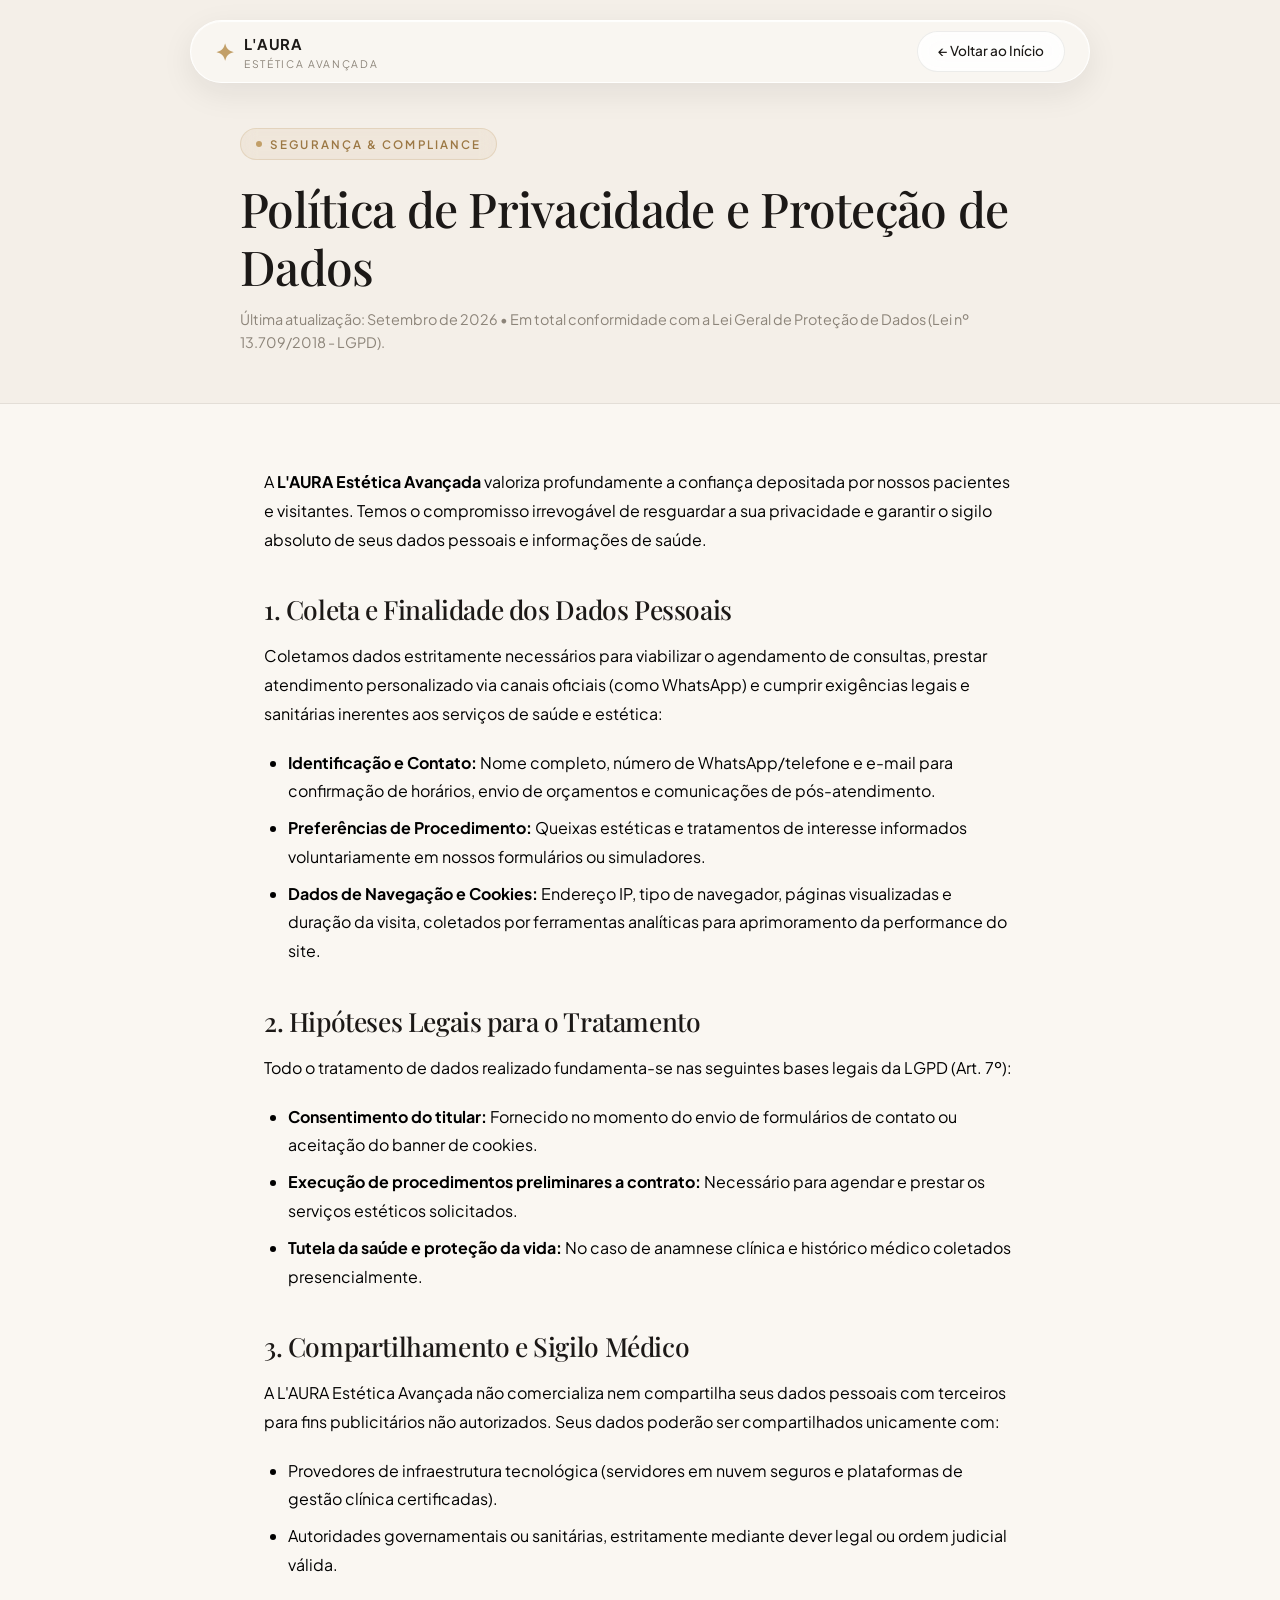
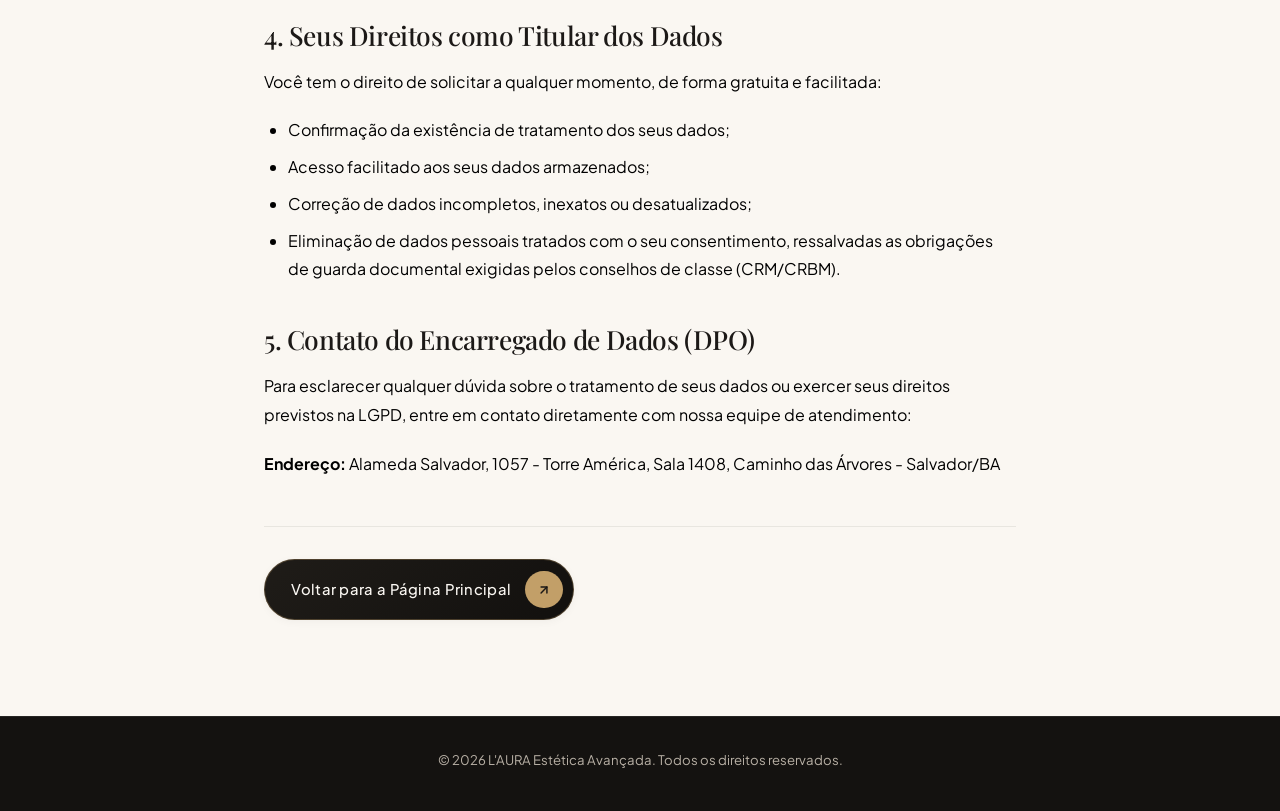
<file: privacidade.html>
<!DOCTYPE html>
<html lang="pt-BR">
<head>
  <meta charset="UTF-8">
  <meta name="viewport" content="width=device-width, initial-scale=1.0">
  <title>Política de Privacidade | L'AURA Estética Avançada</title>
  <meta name="description" content="Política de Privacidade e Proteção de Dados (LGPD) da clínica L'AURA Estética Avançada. Transparência e segurança para suas informações.">
  <meta name="robots" content="noindex, follow">
  <link rel="stylesheet" href="styles.css">
  <style>
    .legal-page-header {
      padding-top: 8rem;
      padding-bottom: 3rem;
      background: var(--color-bg-alt);
      border-bottom: 1px solid var(--color-border-subtle);
    }
    .legal-content {
      max-width: 800px;
      margin: 0 auto;
      padding: 4rem 1.5rem 6rem;
      font-size: 1rem;
      line-height: 1.8;
      color: var(--color-text-secondary);
    }
    .legal-content h2 {
      font-size: 1.65rem;
      margin: 2.5rem 0 1rem;
      color: var(--color-text-primary);
    }
    .legal-content h3 {
      font-size: 1.25rem;
      margin: 1.75rem 0 0.75rem;
      color: var(--color-text-primary);
    }
    .legal-content p {
      margin-bottom: 1.25rem;
    }
    .legal-content ul {
      margin-bottom: 1.5rem;
      padding-left: 1.5rem;
    }
    .legal-content li {
      margin-bottom: 0.5rem;
    }
    .back-btn-wrap {
      margin-top: 3rem;
      padding-top: 2rem;
      border-top: 1px solid var(--color-border-subtle);
    }
  </style>
</head>
<body>

  <header class="nav-header">
    <div class="nav-island-container">
      <a href="index.html" class="nav-brand" aria-label="Voltar para a página inicial">
        <span class="brand-monogram">✦</span>
        <div>
          <span class="brand-name" data-config="shortName">L'AURA</span>
          <span class="brand-tag">Estética Avançada</span>
        </div>
      </a>
      <a href="index.html" class="btn-secondary" style="padding: 0.5rem 1.25rem; font-size: 0.85rem;">
        ← Voltar ao Início
      </a>
    </div>
  </header>

  <main>
    <section class="legal-page-header">
      <div class="container">
        <div style="max-width: 800px; margin: 0 auto;">
          <div class="eyebrow-badge">
            <span class="eyebrow-dot"></span>
            <span>Segurança & Compliance</span>
          </div>
          <h1 style="font-size: clamp(2rem, 4vw, 3rem); margin-bottom: 0.75rem;">Política de Privacidade e Proteção de Dados</h1>
          <p style="color: var(--color-text-muted); font-size: 0.9rem;">
            Última atualização: Setembro de 2026 • Em total conformidade com a Lei Geral de Proteção de Dados (Lei nº 13.709/2018 - LGPD).
          </p>
        </div>
      </div>
    </section>

    <article class="legal-content">
      <p>
        A <strong data-config="clinicName">L'AURA Estética Avançada</strong> valoriza profundamente a confiança depositada por nossos pacientes e visitantes. Temos o compromisso irrevogável de resguardar a sua privacidade e garantir o sigilo absoluto de seus dados pessoais e informações de saúde.
      </p>

      <h2>1. Coleta e Finalidade dos Dados Pessoais</h2>
      <p>
        Coletamos dados estritamente necessários para viabilizar o agendamento de consultas, prestar atendimento personalizado via canais oficiais (como WhatsApp) e cumprir exigências legais e sanitárias inerentes aos serviços de saúde e estética:
      </p>
      <ul>
        <li><strong>Identificação e Contato:</strong> Nome completo, número de WhatsApp/telefone e e-mail para confirmação de horários, envio de orçamentos e comunicações de pós-atendimento.</li>
        <li><strong>Preferências de Procedimento:</strong> Queixas estéticas e tratamentos de interesse informados voluntariamente em nossos formulários ou simuladores.</li>
        <li><strong>Dados de Navegação e Cookies:</strong> Endereço IP, tipo de navegador, páginas visualizadas e duração da visita, coletados por ferramentas analíticas para aprimoramento da performance do site.</li>
      </ul>

      <h2>2. Hipóteses Legais para o Tratamento</h2>
      <p>
        Todo o tratamento de dados realizado fundamenta-se nas seguintes bases legais da LGPD (Art. 7º):
      </p>
      <ul>
        <li><strong>Consentimento do titular:</strong> Fornecido no momento do envio de formulários de contato ou aceitação do banner de cookies.</li>
        <li><strong>Execução de procedimentos preliminares a contrato:</strong> Necessário para agendar e prestar os serviços estéticos solicitados.</li>
        <li><strong>Tutela da saúde e proteção da vida:</strong> No caso de anamnese clínica e histórico médico coletados presencialmente.</li>
      </ul>

      <h2>3. Compartilhamento e Sigilo Médico</h2>
      <p>
        A <span data-config="clinicName">L'AURA</span> não comercializa nem compartilha seus dados pessoais com terceiros para fins publicitários não autorizados. Seus dados poderão ser compartilhados unicamente com:
      </p>
      <ul>
        <li>Provedores de infraestrutura tecnológica (servidores em nuvem seguros e plataformas de gestão clínica certificadas).</li>
        <li>Autoridades governamentais ou sanitárias, estritamente mediante dever legal ou ordem judicial válida.</li>
      </ul>

      <h2>4. Seus Direitos como Titular dos Dados</h2>
      <p>
        Você tem o direito de solicitar a qualquer momento, de forma gratuita e facilitada:
      </p>
      <ul>
        <li>Confirmação da existência de tratamento dos seus dados;</li>
        <li>Acesso facilitado aos seus dados armazenados;</li>
        <li>Correção de dados incompletos, inexatos ou desatualizados;</li>
        <li>Eliminação de dados pessoais tratados com o seu consentimento, ressalvadas as obrigações de guarda documental exigidas pelos conselhos de classe (CRM/CRBM).</li>
      </ul>

      <h2>5. Contato do Encarregado de Dados (DPO)</h2>
      <p>
        Para esclarecer qualquer dúvida sobre o tratamento de seus dados ou exercer seus direitos previstos na LGPD, entre em contato diretamente com nossa equipe de atendimento:
      </p>
      <p>
        <strong>Endereço:</strong> <span data-config="fullAddress">Alameda Salvador, 1057 - Torre América, Sala 1408, Caminho das Árvores, Salvador - BA</span>
      </p>

      <div class="back-btn-wrap">
        <a href="index.html" class="btn-primary">
          <span>Voltar para a Página Principal</span>
          <span class="btn-trailing-icon">
            <svg width="14" height="14" viewBox="0 0 24 24" fill="none" stroke="currentColor" stroke-width="2.5" stroke-linecap="round" stroke-linejoin="round">
              <line x1="7" y1="17" x2="17" y2="7"></line>
              <polyline points="7 7 17 7 17 17"></polyline>
            </svg>
          </span>
        </a>
      </div>
    </article>
  </main>

  <footer class="footer-section" style="padding-top: 2rem;">
    <div class="container text-center" style="text-align: center; font-size: 0.825rem; color: var(--color-text-light-muted);">
      © 2026 <span data-config="clinicName">L'AURA Estética Avançada</span>. Todos os direitos reservados.
    </div>
  </footer>

  <script src="config.js"></script>
  <script src="app.js"></script>
</body>
</html>
</file>
<file: styles.css>
/* ==========================================================================
   L'AURA ESTÉTICA AVANÇADA - DESIGN SYSTEM & STYLESHEET
   Aesthetic Architecture: Editorial Luxury & Doppelrand Precision
   ========================================================================== */

/* --- Google Fonts Import --- */
@import url('https://fonts.googleapis.com/css2?family=Playfair+Display:ital,wght@0,400;0,500;0,600;0,700;1,400;1,600&family=Plus+Jakarta+Sans:wght@300;400;500;600;700&display=swap');

/* --- Custom Variables & Tokens --- */
:root {
  /* Color Palette - Editorial Luxury */
  --color-bg: #FAF7F2;
  --color-bg-alt: #F4EFE8;
  --color-surface: #FFFFFF;
  --color-surface-subtle: #F9F6F0;
  --color-surface-translucent: rgba(255, 255, 255, 0.82);
  
  --color-dark-bg: #141210;
  --color-dark-surface: #1E1B18;
  --color-dark-card: #24201D;
  --color-dark-border: rgba(255, 255, 255, 0.08);

  --color-gold: #C29F68;
  --color-gold-hover: #AF8B52;
  --color-gold-subtle: rgba(194, 159, 104, 0.14);
  --color-gold-glow: rgba(194, 159, 104, 0.25);
  
  --color-text-primary: #1C1917;
  --color-text-secondary: #000000;
  --color-text-muted: #8C8479;
  --color-text-light: #FAF8F5;
  --color-text-light-muted: #B8B0A5;

  --color-border-subtle: rgba(28, 25, 23, 0.08);
  --color-border-gold: rgba(194, 159, 104, 0.35);

  /* Typography */
  --font-serif: 'Playfair Display', Georgia, serif;
  --font-sans: 'Plus Jakarta Sans', system-ui, -apple-system, sans-serif;

  /* Spacing & Radii */
  --radius-pill: 9999px;
  --radius-outer: 2rem;
  --radius-inner: calc(2rem - 0.5rem);
  --radius-card: 1.5rem;

  /* Shadows & Highlights */
  --shadow-sm: 0 2px 8px rgba(28, 25, 23, 0.04);
  --shadow-md: 0 8px 24px rgba(28, 25, 23, 0.06);
  --shadow-lg: 0 20px 48px rgba(28, 25, 23, 0.08);
  --shadow-gold: 0 12px 32px rgba(194, 159, 104, 0.22);
  --inner-highlight: inset 0 1px 1px rgba(255, 255, 255, 0.8);
  --inner-highlight-dark: inset 0 1px 1px rgba(255, 255, 255, 0.12);

  /* Motion Dynamics */
  --transition-bezier: cubic-bezier(0.32, 0.72, 0, 1);
  --transition-smooth: all 0.5s var(--transition-bezier);
  --transition-fast: all 0.25s var(--transition-bezier);

  /* Containers */
  --container-max: 1240px;
}

/* --- Base & Reset --- */
*, *::before, *::after {
  box-sizing: border-box;
  margin: 0;
  padding: 0;
}

html {
  scroll-behavior: smooth;
  font-size: 16px;
  -webkit-text-size-adjust: 100%;
}

body {
  font-family: var(--font-sans);
  background-color: var(--color-bg);
  color: var(--color-text-primary);
  line-height: 1.65;
  font-weight: 400;
  overflow-x: hidden;
  -webkit-font-smoothing: antialiased;
  -moz-osx-font-smoothing: grayscale;
}

img, picture, video {
  max-width: 100%;
  display: block;
  height: auto;
}

a {
  color: inherit;
  text-decoration: none;
}

button, input, select, textarea {
  font-family: inherit;
  font-size: inherit;
  color: inherit;
}

/* --- Typography Utilities --- */
.font-serif { font-family: var(--font-serif); }
.font-sans { font-family: var(--font-sans); }

h1, h2, h3, h4, h5 {
  font-family: var(--font-serif);
  font-weight: 500;
  line-height: 1.2;
  letter-spacing: -0.015em;
  color: var(--color-text-primary);
}

p {
  color: var(--color-text-secondary);
}

.text-gold { color: var(--color-gold); }
.text-muted { color: var(--color-text-muted); }

/* Eyebrow Micro-Badge */
.eyebrow-badge {
  display: inline-flex;
  align-items: center;
  gap: 0.5rem;
  padding: 0.35rem 0.95rem;
  background: rgba(194, 159, 104, 0.1);
  border: 1px solid rgba(194, 159, 104, 0.25);
  border-radius: var(--radius-pill);
  font-family: var(--font-sans);
  font-size: 0.725rem;
  text-transform: uppercase;
  letter-spacing: 0.18em;
  font-weight: 600;
  color: #9C7844;
  margin-bottom: 1.25rem;
  backdrop-filter: blur(8px);
}

.eyebrow-badge.badge-light {
  background: rgba(255, 255, 255, 0.1);
  border-color: rgba(255, 255, 255, 0.2);
  color: #E6D2B5;
}

.eyebrow-dot {
  width: 6px;
  height: 6px;
  border-radius: 50%;
  background-color: var(--color-gold);
  animation: pulseGold 2.5s infinite var(--transition-bezier);
}

@keyframes pulseGold {
  0%, 100% { transform: scale(1); opacity: 1; }
  50% { transform: scale(1.5); opacity: 0.4; }
}

/* Container Structure */
.container {
  width: 100%;
  max-width: var(--container-max);
  margin: 0 auto;
  padding: 0 1.5rem;
}

.section-spacing {
  padding: 6.5rem 0;
}

@media (min-width: 992px) {
  .section-spacing {
    padding: 8.5rem 0;
  }
}

/* Section Header Typography */
.section-header {
  text-align: center;
  max-width: 720px;
  margin: 0 auto 4.5rem;
}

.section-header h2 {
  font-size: clamp(2rem, 4vw, 3.15rem);
  margin-bottom: 1.25rem;
}

.section-header p {
  color: var(--color-text-secondary);
  font-size: 1.075rem;
  line-height: 1.7;
}

/* ==========================================================================
   DOUBLE-BEZEL (DOPPELRAND) NESTED ARCHITECTURE
   ========================================================================== */
.bezel-card-outer {
  background: rgba(28, 25, 23, 0.03);
  border: 1px solid var(--color-border-subtle);
  border-radius: var(--radius-outer);
  padding: 0.5rem;
  transition: var(--transition-smooth);
}

.bezel-card-inner {
  background: var(--color-surface);
  border-radius: var(--radius-inner);
  border: 1px solid rgba(255, 255, 255, 0.8);
  box-shadow: var(--shadow-sm), var(--inner-highlight);
  padding: 2.25rem;
  height: 100%;
  display: flex;
  flex-direction: column;
  transition: var(--transition-smooth);
}

.bezel-card-outer:hover {
  border-color: var(--color-border-gold);
  transform: translateY(-4px);
  box-shadow: var(--shadow-md);
}

.bezel-card-outer:hover .bezel-card-inner {
  box-shadow: var(--shadow-lg), var(--inner-highlight);
}

/* Dark variant of double bezel */
.bezel-dark-outer {
  background: rgba(255, 255, 255, 0.04);
  border: 1px solid var(--color-dark-border);
  border-radius: var(--radius-outer);
  padding: 0.5rem;
  transition: var(--transition-smooth);
}

.bezel-dark-inner {
  background: var(--color-dark-surface);
  border-radius: var(--radius-inner);
  border: 1px solid rgba(255, 255, 255, 0.05);
  box-shadow: 0 10px 30px rgba(0, 0, 0, 0.4), var(--inner-highlight-dark);
  padding: 2.25rem;
  height: 100%;
  display: flex;
  flex-direction: column;
}

/* ==========================================================================
   BUTTONS: ISLAND & BUTTON-IN-BUTTON TRAILING ICON
   ========================================================================== */
.btn-primary {
  display: inline-flex;
  align-items: center;
  justify-content: center;
  gap: 0.875rem;
  padding: 0.65rem 0.65rem 0.65rem 1.65rem;
  background: linear-gradient(135deg, #1F1C18 0%, #12100E 100%);
  color: #FAF7F2;
  border-radius: var(--radius-pill);
  border: 1px solid rgba(194, 159, 104, 0.3);
  font-size: 0.925rem;
  font-weight: 500;
  letter-spacing: 0.02em;
  box-shadow: var(--shadow-sm);
  cursor: pointer;
  transition: var(--transition-smooth);
  position: relative;
  overflow: hidden;
}

.btn-primary:hover {
  background: linear-gradient(135deg, #2D2721 0%, #1A1715 100%);
  border-color: var(--color-gold);
  box-shadow: var(--shadow-gold);
  transform: translateY(-2px);
}

.btn-primary:active {
  transform: scale(0.98);
}

/* The Nested Circle Icon inside Button */
.btn-trailing-icon {
  width: 2.35rem;
  height: 2.35rem;
  border-radius: 50%;
  background: var(--color-gold);
  color: #1A1715;
  display: flex;
  align-items: center;
  justify-content: center;
  transition: var(--transition-smooth);
  flex-shrink: 0;
}

.btn-primary:hover .btn-trailing-icon {
  transform: translateX(3px) scale(1.05);
  background: #D8B780;
}

@media (max-width: 768px) {
  .btn-primary, .btn-secondary, .btn-whatsapp {
    width: auto;
    max-width: fit-content;
  }
  .btn-trailing-icon {
    width: 2.15rem;
    height: 2.15rem;
  }
}

.btn-secondary {
  display: inline-flex;
  align-items: center;
  justify-content: center;
  gap: 0.75rem;
  padding: 0.85rem 1.85rem;
  background: rgba(255, 255, 255, 0.85);
  color: var(--color-text-primary);
  border-radius: var(--radius-pill);
  border: 1px solid var(--color-border-subtle);
  font-size: 0.925rem;
  font-weight: 500;
  backdrop-filter: blur(12px);
  cursor: pointer;
  transition: var(--transition-smooth);
}

.btn-secondary:hover {
  background: #FFFFFF;
  border-color: var(--color-gold);
  transform: translateY(-2px);
  box-shadow: var(--shadow-sm);
}

.btn-whatsapp {
  display: inline-flex;
  align-items: center;
  justify-content: center;
  gap: 0.75rem;
  padding: 0.65rem 0.65rem 0.65rem 1.5rem;
  background: #25D366;
  color: #FFFFFF;
  border-radius: var(--radius-pill);
  border: 1px solid rgba(255, 255, 255, 0.25);
  font-size: 0.925rem;
  font-weight: 600;
  box-shadow: 0 6px 20px rgba(37, 211, 102, 0.35);
  cursor: pointer;
  transition: var(--transition-smooth);
}

.btn-whatsapp:hover {
  background: #20BA5A;
  box-shadow: 0 8px 24px rgba(37, 211, 102, 0.5);
  transform: translateY(-2px);
}

.btn-whatsapp .btn-trailing-icon {
  background: rgba(255, 255, 255, 0.25);
  color: #FFFFFF;
}

/* ==========================================================================
   FLUID ISLAND NAVIGATION (Floating Glass Pill)
   ========================================================================== */
.nav-header {
  position: fixed;
  top: 1.25rem;
  left: 0;
  right: 0;
  z-index: 1000;
  padding: 0 1rem;
  pointer-events: none;
}

.nav-island-container {
  max-width: 900px;
  margin: 0 auto;
  pointer-events: auto;
  background: rgba(250, 247, 242, 0.85);
  backdrop-filter: blur(20px);
  -webkit-backdrop-filter: blur(20px);
  border: 1px solid rgba(255, 255, 255, 0.9);
  box-shadow: 0 10px 32px rgba(28, 25, 23, 0.08), inset 0 1px 1px rgba(255, 255, 255, 0.9);
  border-radius: var(--radius-pill);
  padding: 0.65rem 1.5rem;
  display: flex;
  align-items: center;
  justify-content: space-between;
  transition: var(--transition-smooth);
}

.nav-brand {
  display: flex;
  align-items: center;
  gap: 0.65rem;
}

.brand-monogram {
  font-family: var(--font-serif);
  font-size: 1.45rem;
  font-weight: 700;
  color: var(--color-gold);
  letter-spacing: -0.02em;
}

.brand-name {
  font-family: var(--font-sans);
  font-size: 0.925rem;
  font-weight: 700;
  letter-spacing: 0.06em;
  text-transform: uppercase;
  color: var(--color-text-primary);
}

.brand-tag {
  font-size: 0.65rem;
  letter-spacing: 0.16em;
  text-transform: uppercase;
  color: var(--color-text-muted);
  display: block;
  margin-top: -3px;
}

.nav-menu-links {
  display: none;
  align-items: center;
  gap: 1.25rem;
  list-style: none;
}

.nav-link {
  font-size: 0.875rem;
  font-weight: 500;
  color: var(--color-text-secondary);
  transition: var(--transition-fast);
  position: relative;
}

.nav-link:hover {
  color: var(--color-text-primary);
}

.nav-link::after {
  content: '';
  position: absolute;
  bottom: -4px;
  left: 50%;
  transform: translateX(-50%) scaleX(0);
  width: 16px;
  height: 1.5px;
  background-color: var(--color-gold);
  transition: var(--transition-smooth);
}

.nav-link:hover::after {
  transform: translateX(-50%) scaleX(1);
}

.nav-actions {
  display: flex;
  align-items: center;
  gap: 0.75rem;
}

.nav-social-pill {
  display: none;
  align-items: center;
  gap: 0.5rem;
  padding: 0.45rem 1rem;
  border-radius: var(--radius-pill);
  border: 1px solid var(--color-border-subtle);
  background: var(--color-surface);
  font-size: 0.8rem;
  font-weight: 600;
  color: var(--color-text-primary);
  transition: var(--transition-fast);
}

.nav-social-pill:hover {
  border-color: var(--color-gold);
  color: #9C7844;
  transform: translateY(-1px);
}

@media (min-width: 992px) {
  .nav-social-pill {
    display: inline-flex;
  }
}

/* Social Buttons Components */
.social-links-row {
  display: flex;
  align-items: center;
  gap: 0.65rem;
  flex-wrap: wrap;
}

.social-icon-btn {
  width: 2.6rem;
  height: 2.6rem;
  border-radius: 50%;
  display: flex;
  align-items: center;
  justify-content: center;
  background: rgba(255, 255, 255, 0.06);
  border: 1px solid rgba(255, 255, 255, 0.12);
  color: #FAF7F2;
  transition: var(--transition-smooth);
  cursor: pointer;
}

.social-icon-btn:hover {
  background: rgba(194, 159, 104, 0.18);
  border-color: rgba(194, 159, 104, 0.85);
  color: #E2C493;
  transform: translateY(-2px);
  box-shadow: 0 0 20px rgba(194, 159, 104, 0.4);
}

.social-icon-btn.light-theme {
  background: var(--color-surface);
  border: 1px solid var(--color-border-subtle);
  color: var(--color-text-primary);
}

.social-icon-btn.light-theme:hover {
  background: rgba(194, 159, 104, 0.15);
  border-color: var(--color-gold);
  color: #9C7844;
  transform: translateY(-2px);
  box-shadow: 0 0 16px rgba(194, 159, 104, 0.3);
}

/* Hero Top-Right Social Media Container */
.hero-top-social {
  position: absolute;
  top: 6.5rem;
  right: 2.5rem;
  display: flex;
  align-items: center;
  gap: 0.75rem;
  z-index: 35;
}

/* Hamburger Morph Button */
.nav-hamburger {
  display: flex;
  flex-direction: column;
  justify-content: center;
  align-items: center;
  width: 2.75rem;
  height: 2.75rem;
  background: var(--color-surface);
  border: 1px solid var(--color-border-subtle);
  border-radius: 50%;
  cursor: pointer;
  transition: var(--transition-smooth);
}

.nav-hamburger span {
  display: block;
  width: 18px;
  height: 1.5px;
  background-color: var(--color-text-primary);
  transition: var(--transition-smooth);
  position: relative;
}

.nav-hamburger span:first-child {
  transform: translateY(-3px);
}

.nav-hamburger span:last-child {
  transform: translateY(3px);
}

.nav-hamburger.is-active span:first-child {
  transform: translateY(1px) rotate(45deg);
}

.nav-hamburger.is-active span:last-child {
  transform: translateY(0px) rotate(-45deg);
}

@media (min-width: 992px) {
  .nav-menu-links { display: flex; }
  .nav-hamburger { display: none; }
}

/* Mobile Screen-Filling Overlay */
.mobile-nav-overlay {
  position: fixed;
  inset: 0;
  background: rgba(20, 18, 16, 0.95);
  backdrop-filter: blur(28px);
  -webkit-backdrop-filter: blur(28px);
  z-index: 999;
  display: flex;
  flex-direction: column;
  justify-content: center;
  align-items: center;
  padding: 2rem;
  opacity: 0;
  visibility: hidden;
  transition: var(--transition-smooth);
}

.mobile-nav-overlay.is-open {
  opacity: 1;
  visibility: visible;
}

.mobile-nav-list {
  list-style: none;
  text-align: center;
  display: flex;
  flex-direction: column;
  gap: 1.75rem;
  margin-bottom: 2.5rem;
}

.mobile-nav-list a {
  font-family: var(--font-serif);
  font-size: 1.85rem;
  color: #FAF7F2;
  transition: var(--transition-fast);
}

.mobile-nav-list a:hover {
  color: var(--color-gold);
}

.hero-section {
  min-height: 100dvh;
  padding-top: 10rem;
  padding-bottom: 5.5rem;
  display: flex;
  align-items: center;
  position: relative;
  overflow: hidden;
  background-color: #141210;
  color: #FAF7F2;
}

/* Background da Hero: Enquadramento refinado ("suba um pouco e jogue para direita") */
.hero-section::before {
  content: '';
  position: absolute;
  top: -45px;
  right: -210px;
  bottom: 0;
  left: 0;
  background-image: 
    linear-gradient(to right, rgba(16, 14, 12, 0.96) 0%, rgba(16, 14, 12, 0.88) 40%, rgba(16, 14, 12, 0.35) 70%, rgba(16, 14, 12, 0.08) 100%),
    linear-gradient(to bottom, rgba(16, 14, 12, 0.80) 0%, transparent 18%),
    linear-gradient(to top, rgba(16, 14, 12, 0.95) 0%, transparent 20%),
    url('assets/images/specialist.jpg');
  background-position: right top;
  background-size: cover;
  background-repeat: no-repeat;
  pointer-events: none;
  z-index: 0;
}

.hero-section > .container {
  position: relative;
  z-index: 2;
}

@media (min-width: 1400px) {
  .hero-section::before {
    top: -55px;
    right: -260px;
  }
}

/* Especialista no topo da Hero (oculto no desktop) */
.hero-mobile-specialist {
  display: none;
}

@media (max-width: 991px) {
  .hero-section {
    min-height: auto;
    padding-top: 6.75rem;
    padding-bottom: 4.5rem;
    display: block;
  }

  .hero-section::before {
    top: 0;
    right: 0;
    bottom: 0;
    left: 0;
    background-image: 
      radial-gradient(ellipse at 50% 12%, rgba(226, 196, 147, 0.12) 0%, transparent 65%),
      linear-gradient(180deg, #141210 0%, #171513 55%, #141210 100%);
    background-position: center;
    background-size: cover;
  }

  /* No mobile, a especialista fica livre (sem quadro) diretamente acima da head e subhead */
  .hero-mobile-specialist {
    display: flex;
    justify-content: center;
    width: 100%;
    margin-bottom: 0.75rem;
  }

  .hero-mobile-photo {
    width: min(320px, 85vw);
    aspect-ratio: 4 / 4.4;
    object-fit: cover;
    object-position: center 12%;
    display: block;
    border: none;
    background: transparent;
    /* Suave dissolução na base para fundir organicamente sobre a head sem corte abrupto nem quadro */
    -webkit-mask-image: linear-gradient(to bottom, rgba(0,0,0,1) 0%, rgba(0,0,0,1) 62%, rgba(0,0,0,0) 100%);
    mask-image: linear-gradient(to bottom, rgba(0,0,0,1) 0%, rgba(0,0,0,1) 62%, rgba(0,0,0,0) 100%);
  }

  /* No mobile, ocultamos os icones de redes sociais soltos no topo para visual limpo */
  .hero-top-social {
    display: none !important;
  }
}

@media (max-width: 768px) {
  .hero-section {
    padding-top: 6.25rem;
    padding-bottom: 3.75rem;
  }

  /* Headline (head) logo abaixo da especialista */
  .hero-copy h1 {
    font-size: clamp(1.85rem, 6.8vw, 2.35rem);
    line-height: 1.18;
    margin-bottom: 1rem;
    color: #FAF7F2;
    text-shadow: 0 2px 14px rgba(0, 0, 0, 0.4);
  }

  /* Subhead abaixo da headline */
  .hero-description {
    font-size: 0.975rem;
    line-height: 1.5;
    margin-bottom: 1.75rem;
    color: #D6CEC3;
    text-shadow: 0 1px 8px rgba(0, 0, 0, 0.3);
  }

  .hero-cta-group {
    width: auto;
    display: flex;
    justify-content: flex-start;
  }

  .hero-cta-group .btn-primary {
    width: auto;
    max-width: fit-content;
    padding: 0.6rem 0.6rem 0.6rem 1.35rem;
    font-size: 0.885rem;
  }
}

.hero-grid {
  display: grid;
  grid-template-columns: 1fr;
  align-items: center;
  max-width: 780px;
}

.hero-copy h1 {
  font-size: clamp(2.35rem, 5vw, 4.15rem);
  line-height: 1.12;
  margin-bottom: 1.5rem;
  color: #FAF7F2;
  text-shadow: 0 2px 20px rgba(0, 0, 0, 0.3);
}

.hero-copy h1 em {
  font-style: italic;
  font-weight: 400;
  color: #E2C493;
}

.hero-description {
  font-size: 1.125rem;
  line-height: 1.5;
  color: #D6CEC3;
  margin-bottom: 2.25rem;
  max-width: 560px;
  text-shadow: 0 1px 8px rgba(0, 0, 0, 0.4);
}

.hero-cta-group {
  display: flex;
  flex-wrap: wrap;
  align-items: center;
  gap: 1rem;
}

/* Glassmorphic Luxury Card on Hero Right Side */
.hero-glass-card {
  background: rgba(28, 25, 23, 0.65);
  backdrop-filter: blur(24px);
  -webkit-backdrop-filter: blur(24px);
  border: 1px solid rgba(255, 255, 255, 0.15);
  box-shadow: 0 24px 60px rgba(0, 0, 0, 0.35), inset 0 1px 1px rgba(255, 255, 255, 0.2);
  border-radius: var(--radius-outer);
  padding: 2.5rem;
  color: #FAF7F2;
}

.hero-glass-title {
  font-family: var(--font-serif);
  font-size: 1.45rem;
  margin-bottom: 1.25rem;
  color: #FAF7F2;
  display: flex;
  align-items: center;
  gap: 0.5rem;
}

.hero-glass-title span {
  color: var(--color-gold);
}

.hero-glass-list {
  list-style: none;
  display: flex;
  flex-direction: column;
  gap: 1rem;
  margin-bottom: 1.75rem;
}

.hero-glass-item {
  display: flex;
  align-items: flex-start;
  gap: 0.75rem;
  font-size: 0.925rem;
  color: #DCD4C9;
  line-height: 1.5;
}

.hero-glass-item svg {
  color: var(--color-gold);
  flex-shrink: 0;
  margin-top: 2px;
}

.hero-glass-footer {
  padding-top: 1.25rem;
  border-top: 1px solid rgba(255, 255, 255, 0.1);
  display: flex;
  align-items: center;
  justify-content: space-between;
  font-size: 0.8rem;
  color: #B8B0A5;
}

.hero-section .btn-primary {
  background: linear-gradient(135deg, #2D2721 0%, #161412 100%);
  border: 1px solid rgba(226, 196, 147, 0.4);
  box-shadow: 0 10px 30px rgba(0, 0, 0, 0.4), 0 0 25px rgba(194, 159, 104, 0.15);
}

.hero-section .btn-primary:hover {
  background: linear-gradient(135deg, #3A322B 0%, #1C1917 100%);
  border-color: #E2C493;
  box-shadow: 0 14px 36px rgba(194, 159, 104, 0.3);
}

.hero-trust-bar {
  display: flex;
  align-items: center;
  gap: 1.75rem;
  padding-top: 1.75rem;
  border-top: 1px solid var(--color-border-subtle);
}

.trust-item {
  display: flex;
  flex-direction: column;
}

.trust-number {
  font-family: var(--font-serif);
  font-size: 1.5rem;
  font-weight: 700;
  color: var(--color-text-primary);
  line-height: 1;
}

.trust-label {
  font-size: 0.775rem;
  color: var(--color-text-muted);
  text-transform: uppercase;
  letter-spacing: 0.05em;
  margin-top: 0.35rem;
}

.trust-divider {
  width: 1px;
  height: 28px;
  background-color: var(--color-border-subtle);
}

/* Hero Media Display (Double-Bezel Luxury Showcase) */
.hero-media-wrapper {
  position: relative;
}

.hero-image-outer {
  border-radius: 2.5rem;
  padding: 0.65rem;
  background: rgba(255, 255, 255, 0.6);
  border: 1px solid rgba(255, 255, 255, 0.8);
  box-shadow: 0 25px 60px -15px rgba(28, 25, 23, 0.15);
}

.hero-image-inner {
  border-radius: calc(2.5rem - 0.65rem);
  overflow: hidden;
  position: relative;
  aspect-ratio: 4 / 4.75;
}

.hero-image-inner img {
  width: 100%;
  height: 100%;
  object-fit: cover;
  transition: transform 1.2s var(--transition-bezier);
}

.hero-image-outer:hover .hero-image-inner img {
  transform: scale(1.03);
}

/* Floating Badges on Hero */
.hero-float-badge {
  position: absolute;
  bottom: 2rem;
  left: -1.5rem;
  background: rgba(255, 255, 255, 0.92);
  backdrop-filter: blur(16px);
  border: 1px solid rgba(255, 255, 255, 0.9);
  padding: 1rem 1.25rem;
  border-radius: 1.25rem;
  box-shadow: 0 16px 36px rgba(28, 25, 23, 0.12);
  display: flex;
  align-items: center;
  gap: 0.875rem;
  max-width: 260px;
}

@media (max-width: 768px) {
  .hero-float-badge {
    position: static;
    margin-top: 1.5rem;
    max-width: 100%;
  }
}

.float-icon-wrap {
  width: 2.75rem;
  height: 2.75rem;
  border-radius: 50%;
  background: var(--color-gold-subtle);
  color: var(--color-gold);
  display: flex;
  align-items: center;
  justify-content: center;
  flex-shrink: 0;
}

.float-text-title {
  font-size: 0.875rem;
  font-weight: 700;
  color: var(--color-text-primary);
  line-height: 1.2;
}

.float-text-sub {
  font-size: 0.75rem;
  color: var(--color-text-muted);
}

/* Response Promise Banner */
.response-promise-strip {
  background: var(--color-surface-subtle);
  border-top: 1px solid var(--color-border-subtle);
  border-bottom: 1px solid var(--color-border-subtle);
  padding: 1rem 0;
  font-size: 0.85rem;
  color: var(--color-text-secondary);
}

.promise-content {
  display: flex;
  flex-wrap: wrap;
  align-items: center;
  justify-content: center;
  gap: 1.5rem;
  text-align: center;
}

.promise-item {
  display: inline-flex;
  align-items: center;
  gap: 0.5rem;
  font-weight: 500;
}

/* ==========================================================================
   PHILOSOPHY & DIFFERENTIATORS (BENTO GRID ARCHITECTURE)
   ========================================================================== */
.bento-grid {
  display: grid;
  grid-template-columns: 1fr;
  gap: 1.5rem;
}

@media (min-width: 768px) {
  .bento-grid {
    grid-template-columns: repeat(3, 1fr);
  }
}

.bento-card-icon {
  width: 3.25rem;
  height: 3.25rem;
  border-radius: 1rem;
  background: var(--color-gold-subtle);
  color: var(--color-gold);
  display: flex;
  align-items: center;
  justify-content: center;
  margin-bottom: 1.5rem;
  border: 1px solid rgba(194, 159, 104, 0.2);
}

.bento-title {
  font-size: 1.35rem;
  margin-bottom: 0.75rem;
}

.bento-desc {
  color: var(--color-text-secondary);
  font-size: 0.95rem;
  line-height: 1.65;
}

/* Fundo com transparência calibrada (65% a 70%) e Parallax na seção Diferenciais */
#diferenciais {
  background-image: 
    linear-gradient(180deg, rgba(250, 247, 242, 0.68) 0%, rgba(250, 247, 242, 0.70) 100%),
    url('assets/images/hero-aesthetic.jpg');
  background-position: center center;
  background-size: cover;
  background-repeat: no-repeat;
  background-attachment: fixed;
}

#diferenciais .bezel-card-outer {
  background: rgba(255, 255, 255, 0.5);
  border: 1px solid rgba(255, 255, 255, 0.8);
  backdrop-filter: blur(16px);
  -webkit-backdrop-filter: blur(16px);
}

#diferenciais .bezel-card-inner {
  background: rgba(255, 255, 255, 0.75);
  backdrop-filter: blur(24px);
  -webkit-backdrop-filter: blur(24px);
  border: 1px solid rgba(255, 255, 255, 0.9);
  box-shadow: 0 10px 30px rgba(28, 25, 23, 0.04), inset 0 1px 1px rgba(255, 255, 255, 0.95);
}

#diferenciais .bezel-card-outer:hover .bezel-card-inner {
  background: rgba(255, 255, 255, 0.9);
}



/* ==========================================================================
   INTERACTIVE BEFORE & AFTER SLIDER (PRECISION RESULTS)
   ========================================================================== */
.comparison-section {
  background: var(--color-dark-bg);
  color: var(--color-text-light);
  position: relative;
  overflow: hidden;
}

.comparison-header h2 {
  color: var(--color-text-light);
}

.comparison-header p {
  color: var(--color-text-light-muted);
}

.comparison-card-wrapper {
  max-width: 840px;
  margin: 0 auto;
}

.comparison-slider-container {
  position: relative;
  width: 100%;
  aspect-ratio: 1 / 1;
  max-height: 600px;
  border-radius: var(--radius-inner);
  overflow: hidden;
  user-select: none;
  cursor: ew-resize;
  background-color: #000;
}

.comparison-image {
  position: absolute;
  top: 0;
  left: 0;
  width: 100%;
  height: 100%;
  object-fit: cover;
}

.comparison-image.image-before {
  z-index: 1;
}

.comparison-overlay-clip {
  position: absolute;
  top: 0;
  left: 0;
  width: 100%;
  height: 100%;
  z-index: 2;
  overflow: hidden;
  clip-path: polygon(0 0, 50% 0, 50% 100%, 0 100%);
  will-change: clip-path;
}

.comparison-divider-line {
  position: absolute;
  top: 0;
  bottom: 0;
  left: 50%;
  width: 2px;
  background-color: #FFFFFF;
  z-index: 3;
  transform: translateX(-50%);
  pointer-events: none;
  box-shadow: 0 0 12px rgba(0, 0, 0, 0.5);
}

.comparison-handle {
  position: absolute;
  top: 50%;
  left: 50%;
  transform: translate(-50%, -50%);
  width: 44px;
  height: 44px;
  border-radius: 50%;
  background: #FFFFFF;
  color: #1C1917;
  display: flex;
  align-items: center;
  justify-content: center;
  box-shadow: 0 4px 20px rgba(0, 0, 0, 0.4);
  z-index: 4;
  cursor: grab;
  pointer-events: none;
}

.comparison-badge {
  position: absolute;
  bottom: 1.5rem;
  padding: 0.4rem 1rem;
  background: rgba(0, 0, 0, 0.65);
  backdrop-filter: blur(10px);
  color: #FAF8F5;
  border-radius: var(--radius-pill);
  font-size: 0.75rem;
  font-weight: 600;
  letter-spacing: 0.1em;
  text-transform: uppercase;
  z-index: 5;
  pointer-events: none;
}

.badge-before { left: 1.5rem; }
.badge-after { right: 1.5rem; }

.comparison-note {
  text-align: center;
  font-size: 0.8rem;
  color: var(--color-text-light-muted);
  margin-top: 1.5rem;
  font-style: italic;
}

/* ==========================================================================
   TREATMENTS & PROTOCOLS (CATEGORY TABS & CARDS)
   ========================================================================== */
.treatments-tabs {
  display: flex;
  justify-content: center;
  flex-wrap: wrap;
  gap: 0.75rem;
  margin-bottom: 3.5rem;
}

.tab-btn {
  padding: 0.75rem 1.65rem;
  border-radius: var(--radius-pill);
  border: 1px solid var(--color-border-subtle);
  background: var(--color-surface);
  color: var(--color-text-secondary);
  font-size: 0.875rem;
  font-weight: 600;
  cursor: pointer;
  transition: var(--transition-fast);
}

.tab-btn:hover {
  border-color: var(--color-gold);
  color: var(--color-text-primary);
}

.tab-btn.is-active {
  background: var(--color-text-primary);
  color: #FFFFFF;
  border-color: var(--color-text-primary);
}

.treatments-grid {
  display: grid;
  grid-template-columns: 1fr;
  gap: 2rem;
}

@media (min-width: 768px) {
  .treatments-grid {
    grid-template-columns: repeat(2, 1fr);
  }
}

@media (min-width: 1100px) {
  .treatments-grid {
    grid-template-columns: repeat(3, 1fr);
  }
}

.treatment-card-media {
  aspect-ratio: 16 / 10;
  border-radius: 1.25rem;
  overflow: hidden;
  margin-bottom: 1.5rem;
}

.treatment-card-media img {
  width: 100%;
  height: 100%;
  object-fit: cover;
  transition: transform 0.8s var(--transition-bezier);
}

.bezel-card-outer:hover .treatment-card-media img {
  transform: scale(1.06);
}

.treatment-tag {
  font-size: 0.75rem;
  font-weight: 600;
  text-transform: uppercase;
  letter-spacing: 0.1em;
  color: var(--color-gold);
  margin-bottom: 0.5rem;
  display: block;
}

.treatment-title {
  font-size: 1.4rem;
  margin-bottom: 0.75rem;
}

.treatment-description {
  font-size: 0.925rem;
  color: var(--color-text-secondary);
  margin-bottom: 1.5rem;
  flex-grow: 1;
}

.treatment-specs {
  display: flex;
  flex-direction: column;
  gap: 0.5rem;
  padding: 1rem 0;
  border-top: 1px solid var(--color-border-subtle);
  border-bottom: 1px solid var(--color-border-subtle);
  margin-bottom: 1.5rem;
  font-size: 0.825rem;
  color: var(--color-text-muted);
}

.treatment-specs span {
  display: flex;
  align-items: center;
  gap: 0.5rem;
}

.treatment-specs strong {
  color: var(--color-text-primary);
}

/* ==========================================================================
   INTERACTIVE PROTOCOL QUIZ / SIMULATOR (HIGH CONVERSION HOOK)
   ========================================================================== */
.quiz-section {
  background: var(--color-bg-alt);
}

.quiz-card {
  max-width: 820px;
  margin: 0 auto;
}

.quiz-step-title {
  font-size: 1.35rem;
  margin-bottom: 1.5rem;
  text-align: center;
}

.quiz-options-grid {
  display: grid;
  grid-template-columns: 1fr;
  gap: 1rem;
  margin-bottom: 2rem;
}

@media (min-width: 600px) {
  .quiz-options-grid {
    grid-template-columns: repeat(2, 1fr);
  }
}

.quiz-option-btn {
  padding: 1.25rem 1.5rem;
  border-radius: 1.25rem;
  border: 1px solid var(--color-border-subtle);
  background: var(--color-surface);
  text-align: left;
  cursor: pointer;
  transition: var(--transition-fast);
  display: flex;
  flex-direction: column;
  gap: 0.25rem;
}

.quiz-option-btn:hover {
  border-color: var(--color-gold);
  background: #FFFDF9;
  transform: translateY(-2px);
}

.quiz-option-btn.selected {
  border-color: var(--color-gold);
  background: var(--color-gold-subtle);
  box-shadow: 0 0 0 2px var(--color-gold);
}

.quiz-opt-title {
  font-weight: 700;
  font-size: 1rem;
  color: var(--color-text-primary);
}

.quiz-opt-desc {
  font-size: 0.825rem;
  color: var(--color-text-muted);
}

.quiz-result-box {
  display: none;
  background: var(--color-surface);
  border: 1px solid var(--color-border-gold);
  border-radius: 1.5rem;
  padding: 2rem;
  text-align: center;
  animation: fadeIn 0.5s var(--transition-bezier);
}

.quiz-result-box.is-active {
  display: block;
}

@keyframes fadeIn {
  from { opacity: 0; transform: translateY(12px); }
  to { opacity: 1; transform: translateY(0); }
}

/* ==========================================================================
   SPECIALIST / DOCTOR PROFILE SECTION
   ========================================================================== */
.specialist-grid {
  display: grid;
  grid-template-columns: 1fr;
  gap: 3.5rem;
  align-items: center;
}

@media (min-width: 992px) {
  .specialist-grid {
    grid-template-columns: 0.9fr 1.1fr;
  }
}

@media (max-width: 768px) {
  .specialist-grid {
    gap: 2.25rem;
  }
  .specialist-image-outer {
    max-width: 380px;
    margin: 0 auto;
    border-radius: 2rem;
  }
  .specialist-image-inner {
    border-radius: calc(2rem - 0.65rem);
  }
  .specialist-content .btn-primary {
    width: auto;
    max-width: fit-content;
    padding: 0.6rem 0.6rem 0.6rem 1.35rem;
    font-size: 0.885rem;
  }
}

.specialist-image-outer {
  border-radius: 2.5rem;
  padding: 0.65rem;
  background: rgba(28, 25, 23, 0.04);
  border: 1px solid var(--color-border-subtle);
  box-shadow: var(--shadow-md);
  transition: box-shadow var(--transition-normal);
}

.specialist-image-outer:hover {
  box-shadow: var(--shadow-lg);
}

.specialist-image-inner {
  border-radius: calc(2.5rem - 0.65rem);
  overflow: hidden;
  aspect-ratio: 4 / 5;
}

.specialist-image-inner img {
  width: 100%;
  height: 100%;
  object-fit: cover;
  object-position: center 18%;
  transition: transform 0.6s var(--transition-bezier);
}

.specialist-image-outer:hover .specialist-image-inner img {
  transform: scale(1.03);
}

.specialist-name {
  font-size: clamp(2rem, 3.5vw, 2.75rem);
  margin-bottom: 0.5rem;
}

.specialist-title {
  font-size: 1.05rem;
  font-weight: 600;
  color: var(--color-gold);
  margin-bottom: 0.5rem;
}

.specialist-reg {
  font-size: 0.825rem;
  color: var(--color-text-muted);
  margin-bottom: 1.5rem;
  text-transform: uppercase;
  letter-spacing: 0.06em;
}

.specialist-bio {
  color: var(--color-text-secondary);
  font-size: 1.025rem;
  line-height: 1.75;
  margin-bottom: 2rem;
}

.credentials-list {
  display: grid;
  grid-template-columns: 1fr;
  gap: 1rem;
  margin-bottom: 2.25rem;
  list-style: none;
}

@media (min-width: 600px) {
  .credentials-list {
    grid-template-columns: repeat(2, 1fr);
  }
}

.credential-item {
  display: flex;
  align-items: center;
  gap: 0.75rem;
  font-size: 0.9rem;
  font-weight: 500;
  color: var(--color-text-primary);
}

.credential-item svg {
  color: var(--color-gold);
  flex-shrink: 0;
}

/* ==========================================================================
   REVIEWS & GOOGLE 5.0 SOCIAL PROOF
   ========================================================================== */
.reviews-score-bar {
  display: inline-flex;
  align-items: center;
  gap: 1.25rem;
  padding: 0.75rem 1.5rem;
  background: var(--color-surface);
  border: 1px solid var(--color-border-subtle);
  border-radius: var(--radius-pill);
  box-shadow: var(--shadow-sm);
  margin-bottom: 3rem;
}

.google-stars {
  color: #FBBC05;
  display: flex;
  gap: 2px;
}

.reviews-grid {
  display: grid;
  grid-template-columns: 1fr;
  gap: 1.75rem;
}

@media (min-width: 768px) {
  .reviews-grid {
    grid-template-columns: repeat(3, 1fr);
  }
  .reviews-carousel-nav {
    display: none !important;
  }
}

/* Modo Carrossel Exclusivo no Mobile (< 768px) */
@media (max-width: 767px) {
  .reviews-grid {
    display: flex;
    overflow-x: auto;
    scroll-snap-type: x mandatory;
    scroll-behavior: smooth;
    -webkit-overflow-scrolling: touch;
    gap: 1.25rem;
    padding: 0.5rem 0.25rem 1.25rem;
    margin: 0 -1.25rem;
    padding-left: 1.25rem;
    padding-right: 1.25rem;
    scrollbar-width: none;
  }

  .reviews-grid::-webkit-scrollbar {
    display: none;
  }

  .reviews-grid .review-slide {
    flex: 0 0 86%;
    max-width: 86%;
    scroll-snap-align: center;
    scroll-snap-stop: always;
  }

  .reviews-carousel-nav {
    display: flex;
    align-items: center;
    justify-content: center;
    gap: 1.25rem;
    margin-top: 1.5rem;
    margin-bottom: 1rem;
  }

  .reviews-nav-btn {
    width: 2.35rem;
    height: 2.35rem;
    border-radius: 50%;
    background: var(--color-surface);
    border: 1px solid var(--color-border-subtle);
    color: var(--color-text-primary);
    display: flex;
    align-items: center;
    justify-content: center;
    cursor: pointer;
    box-shadow: var(--shadow-sm);
    transition: var(--transition-fast);
  }

  .reviews-nav-btn:hover,
  .reviews-nav-btn:active {
    background: var(--color-gold);
    color: #141210;
    border-color: var(--color-gold);
  }

  .reviews-carousel-dots {
    display: flex;
    align-items: center;
    gap: 0.5rem;
  }

  .review-carousel-dot {
    width: 8px;
    height: 8px;
    border-radius: var(--radius-pill);
    background: rgba(28, 25, 23, 0.2);
    border: none;
    padding: 0;
    cursor: pointer;
    transition: all 0.3s var(--transition-bezier);
  }

  .review-carousel-dot.is-active {
    width: 24px;
    background: var(--color-gold);
    box-shadow: 0 0 8px rgba(194, 159, 104, 0.4);
  }
}

.review-quote {
  font-family: var(--font-serif);
  font-style: italic;
  font-size: 1.05rem;
  color: var(--color-text-primary);
  line-height: 1.6;
  margin-bottom: 1.5rem;
  flex-grow: 1;
}

.reviewer-meta {
  display: flex;
  align-items: center;
  gap: 0.85rem;
}

.reviewer-avatar {
  width: 2.5rem;
  height: 2.5rem;
  border-radius: 50%;
  background: var(--color-gold-subtle);
  color: #9C7844;
  display: flex;
  align-items: center;
  justify-content: center;
  font-weight: 700;
  font-size: 0.85rem;
}

.reviewer-info h4 {
  font-family: var(--font-sans);
  font-size: 0.9rem;
  font-weight: 600;
}

.reviewer-info span {
  font-size: 0.775rem;
  color: var(--color-text-muted);
}

.real-reviews-note {
  font-size: 0.8rem;
  color: var(--color-text-muted);
  text-align: center;
  margin-top: 2rem;
}

/* ==========================================================================
   FAQ SECTION (ACCORDION)
   ========================================================================== */
.faq-container {
  max-width: 820px;
  margin: 0 auto;
}

.faq-item {
  margin-bottom: 1rem;
}

.faq-item-outer {
  background: rgba(28, 25, 23, 0.02);
  border: 1px solid var(--color-border-subtle);
  border-radius: 1.25rem;
  padding: 0.35rem;
  transition: var(--transition-fast);
}

.faq-item.is-open .faq-item-outer {
  border-color: var(--color-border-gold);
  background: rgba(194, 159, 104, 0.04);
}

.faq-button {
  width: 100%;
  padding: 1.25rem 1.5rem;
  background: var(--color-surface);
  border: none;
  border-radius: calc(1.25rem - 0.35rem);
  text-align: left;
  display: flex;
  justify-content: space-between;
  align-items: center;
  cursor: pointer;
  gap: 1rem;
  font-family: var(--font-serif);
  font-size: 1.15rem;
  font-weight: 600;
  color: var(--color-text-primary);
  transition: var(--transition-fast);
}

.faq-icon-pill {
  width: 2rem;
  height: 2rem;
  border-radius: 50%;
  background: var(--color-bg-alt);
  display: flex;
  align-items: center;
  justify-content: center;
  transition: var(--transition-smooth);
  flex-shrink: 0;
}

.faq-item.is-open .faq-icon-pill {
  transform: rotate(180deg);
  background: var(--color-gold);
  color: #FFFFFF;
}

.faq-content {
  max-height: 0;
  overflow: hidden;
  transition: max-height 0.4s var(--transition-bezier);
  padding: 0 1.5rem;
  color: var(--color-text-secondary);
  font-size: 0.95rem;
  line-height: 1.7;
}

.faq-content-inner {
  padding: 1.25rem 0 1rem;
}

/* ==========================================================================
   LOCATION & VIP CLINIC EXPERIENCE
   ========================================================================== */
.location-grid {
  display: grid;
  grid-template-columns: 1fr;
  gap: 2.5rem;
  align-items: center;
}

@media (min-width: 992px) {
  .location-grid {
    grid-template-columns: 1fr 1fr;
  }
}

.map-container {
  width: 100%;
  height: 420px;
  border-radius: var(--radius-inner);
  overflow: hidden;
  border: 1px solid var(--color-border-subtle);
}

.map-container iframe {
  width: 100%;
  height: 100%;
  border: 0;
}

.location-details {
  display: flex;
  flex-direction: column;
  gap: 1.75rem;
}

.loc-item {
  display: flex;
  gap: 1rem;
}

.loc-icon {
  width: 2.75rem;
  height: 2.75rem;
  border-radius: 50%;
  background: var(--color-gold-subtle);
  color: var(--color-gold);
  display: flex;
  align-items: center;
  justify-content: center;
  flex-shrink: 0;
}

.loc-info h4 {
  font-family: var(--font-sans);
  font-size: 1rem;
  font-weight: 700;
  margin-bottom: 0.25rem;
}

.loc-info p {
  color: var(--color-text-secondary);
  font-size: 0.925rem;
}

/* ==========================================================================
   BOOKING MODAL / DRAWER
   ========================================================================== */
.modal-backdrop {
  position: fixed;
  inset: 0;
  background: rgba(20, 18, 16, 0.7);
  backdrop-filter: blur(12px);
  -webkit-backdrop-filter: blur(12px);
  z-index: 2000;
  display: flex;
  align-items: center;
  justify-content: center;
  padding: 1.5rem;
  opacity: 0;
  visibility: hidden;
  transition: var(--transition-smooth);
}

.modal-backdrop.is-active {
  opacity: 1;
  visibility: visible;
}

.modal-box {
  background: var(--color-surface);
  width: 100%;
  max-width: 560px;
  border-radius: 2rem;
  border: 1px solid var(--color-border-subtle);
  box-shadow: 0 25px 60px rgba(0, 0, 0, 0.25);
  padding: 2.5rem;
  position: relative;
  transform: translateY(20px) scale(0.96);
  transition: var(--transition-smooth);
}

.modal-backdrop.is-active .modal-box {
  transform: translateY(0) scale(1);
}

.modal-close-btn {
  position: absolute;
  top: 1.5rem;
  right: 1.5rem;
  width: 2.25rem;
  height: 2.25rem;
  border-radius: 50%;
  background: var(--color-bg-alt);
  border: none;
  display: flex;
  align-items: center;
  justify-content: center;
  cursor: pointer;
  transition: var(--transition-fast);
}

.modal-close-btn:hover {
  background: var(--color-text-primary);
  color: #FFFFFF;
}

.form-group {
  margin-bottom: 1.25rem;
}

.form-label {
  display: block;
  font-size: 0.825rem;
  font-weight: 600;
  margin-bottom: 0.45rem;
  color: var(--color-text-primary);
}

.form-input, .form-select, .form-textarea {
  width: 100%;
  padding: 0.85rem 1.15rem;
  border-radius: 0.85rem;
  border: 1px solid var(--color-border-subtle);
  background: var(--color-bg);
  color: var(--color-text-primary);
  outline: none;
  transition: var(--transition-fast);
}

.form-input:focus, .form-select:focus, .form-textarea:focus {
  border-color: var(--color-gold);
  background: #FFFFFF;
  box-shadow: 0 0 0 3px rgba(194, 159, 104, 0.15);
}

/* ==========================================================================
   FOOTER SECTION
   ========================================================================== */
.footer-section {
  background: var(--color-dark-bg);
  color: var(--color-text-light);
  padding: 5rem 0 2.5rem;
  border-top: 1px solid var(--color-dark-border);
}

.footer-grid {
  display: grid;
  grid-template-columns: 1fr;
  gap: 3rem;
  margin-bottom: 4rem;
}

@media (min-width: 768px) {
  .footer-grid {
    grid-template-columns: 1.5fr 1fr 1fr;
  }
}

.footer-brand h3 {
  color: var(--color-text-light);
  font-size: 1.75rem;
  margin-bottom: 0.75rem;
}

.footer-brand p {
  color: var(--color-text-light-muted);
  font-size: 0.925rem;
  max-width: 360px;
  line-height: 1.65;
  margin-bottom: 1.5rem;
}

.footer-title {
  font-family: var(--font-sans);
  font-size: 0.85rem;
  font-weight: 700;
  letter-spacing: 0.12em;
  text-transform: uppercase;
  color: var(--color-gold);
  margin-bottom: 1.25rem;
}

.footer-links {
  list-style: none;
  display: flex;
  flex-direction: column;
  gap: 0.75rem;
}

.footer-links a {
  color: var(--color-text-light-muted);
  font-size: 0.9rem;
  transition: var(--transition-fast);
}

.footer-links a:hover {
  color: #FFFFFF;
}

.footer-bottom {
  padding-top: 2rem;
  border-top: 1px solid var(--color-dark-border);
  display: flex;
  justify-content: center;
  text-align: center;
  font-size: 0.825rem;
  color: var(--color-text-light-muted);
}

/* Floating WhatsApp Button */
.floating-whatsapp-btn {
  position: fixed;
  bottom: 2rem;
  right: 2rem;
  width: 3.75rem;
  height: 3.75rem;
  background: #25D366;
  color: #FFFFFF;
  border-radius: 50%;
  display: flex;
  align-items: center;
  justify-content: center;
  box-shadow: 0 8px 25px rgba(37, 211, 102, 0.45);
  z-index: 950;
  transition: var(--transition-smooth);
}

.floating-whatsapp-btn:hover {
  transform: scale(1.1) translateY(-3px);
  box-shadow: 0 12px 32px rgba(37, 211, 102, 0.6);
}

@media (max-width: 768px) {
  .floating-whatsapp-btn {
    bottom: 1.25rem;
    right: 1.25rem;
    width: 3.25rem;
    height: 3.25rem;
  }
}

/* ==========================================================================
   LGPD COOKIE BANNER
   ========================================================================== */
.lgpd-banner {
  position: fixed;
  bottom: 1.5rem;
  left: 1.5rem;
  max-width: 440px;
  background: rgba(28, 25, 23, 0.95);
  color: #FFFFFF;
  backdrop-filter: blur(16px);
  -webkit-backdrop-filter: blur(16px);
  border: 1px solid rgba(255, 255, 255, 0.12);
  border-radius: 1.25rem;
  padding: 1.25rem 1.5rem;
  z-index: 1900;
  box-shadow: 0 16px 40px rgba(0, 0, 0, 0.3);
  display: flex;
  flex-direction: column;
  gap: 1rem;
  transition: var(--transition-smooth);
}

.lgpd-banner.is-hidden {
  opacity: 0;
  visibility: hidden;
  transform: translateY(20px);
  pointer-events: none;
}

.lgpd-text {
  font-size: 0.825rem;
  line-height: 1.55;
  color: #D6CFE2;
}

.lgpd-text a {
  color: var(--color-gold);
  text-decoration: underline;
}

.lgpd-actions {
  display: flex;
  align-items: center;
  gap: 0.75rem;
}

.lgpd-btn-accept {
  padding: 0.45rem 1.25rem;
  background: var(--color-gold);
  color: #1C1917;
  border-radius: var(--radius-pill);
  border: none;
  font-size: 0.8rem;
  font-weight: 700;
  cursor: pointer;
}

.lgpd-btn-decline {
  padding: 0.45rem 1rem;
  background: transparent;
  color: #A8A099;
  border: 1px solid rgba(255, 255, 255, 0.15);
  border-radius: var(--radius-pill);
  font-size: 0.8rem;
  cursor: pointer;
}

/* ==========================================================================
   SCROLL REVEAL (INTERSECTION OBSERVER)
   ========================================================================== */
.reveal-on-scroll {
  opacity: 0;
  transform: translateY(24px);
  transition: opacity 0.8s var(--transition-bezier), transform 0.8s var(--transition-bezier);
  will-change: opacity, transform;
}

.reveal-on-scroll.is-revealed {
  opacity: 1;
  transform: translateY(0);
}
</file>
